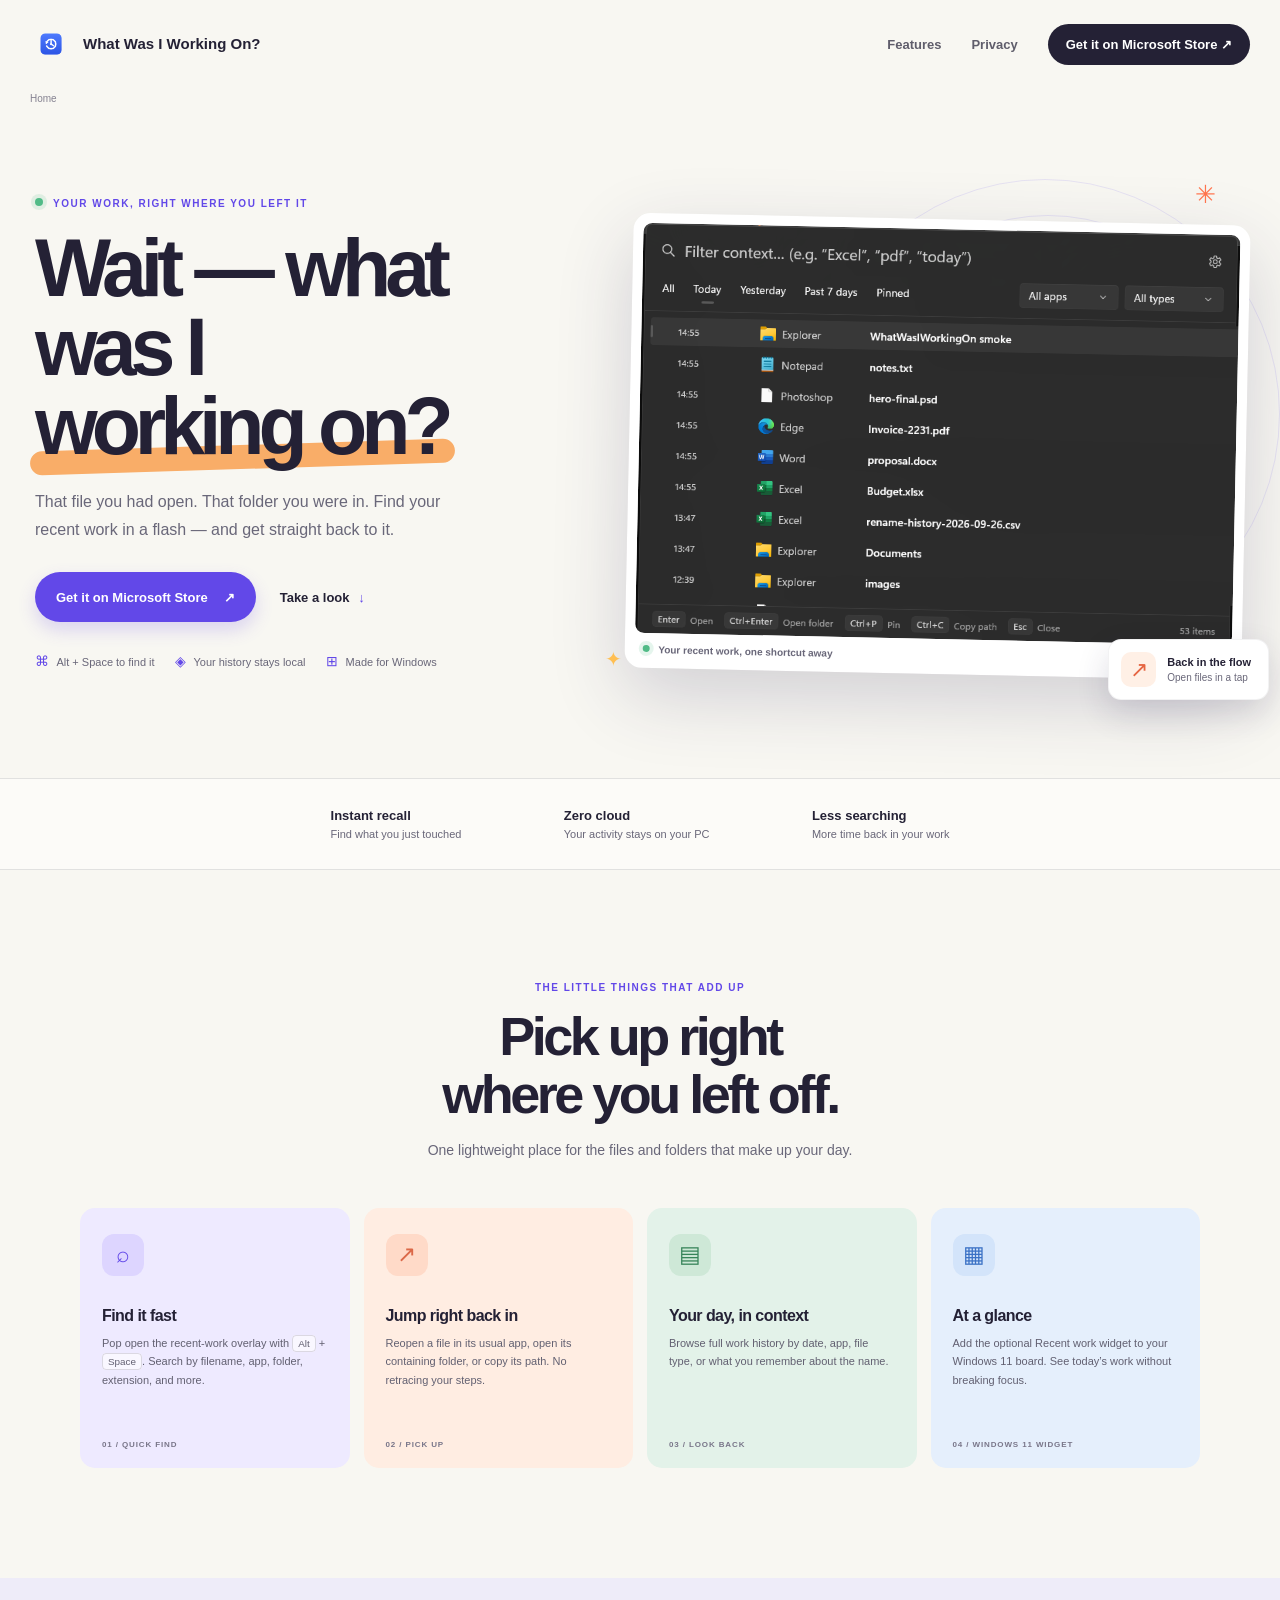
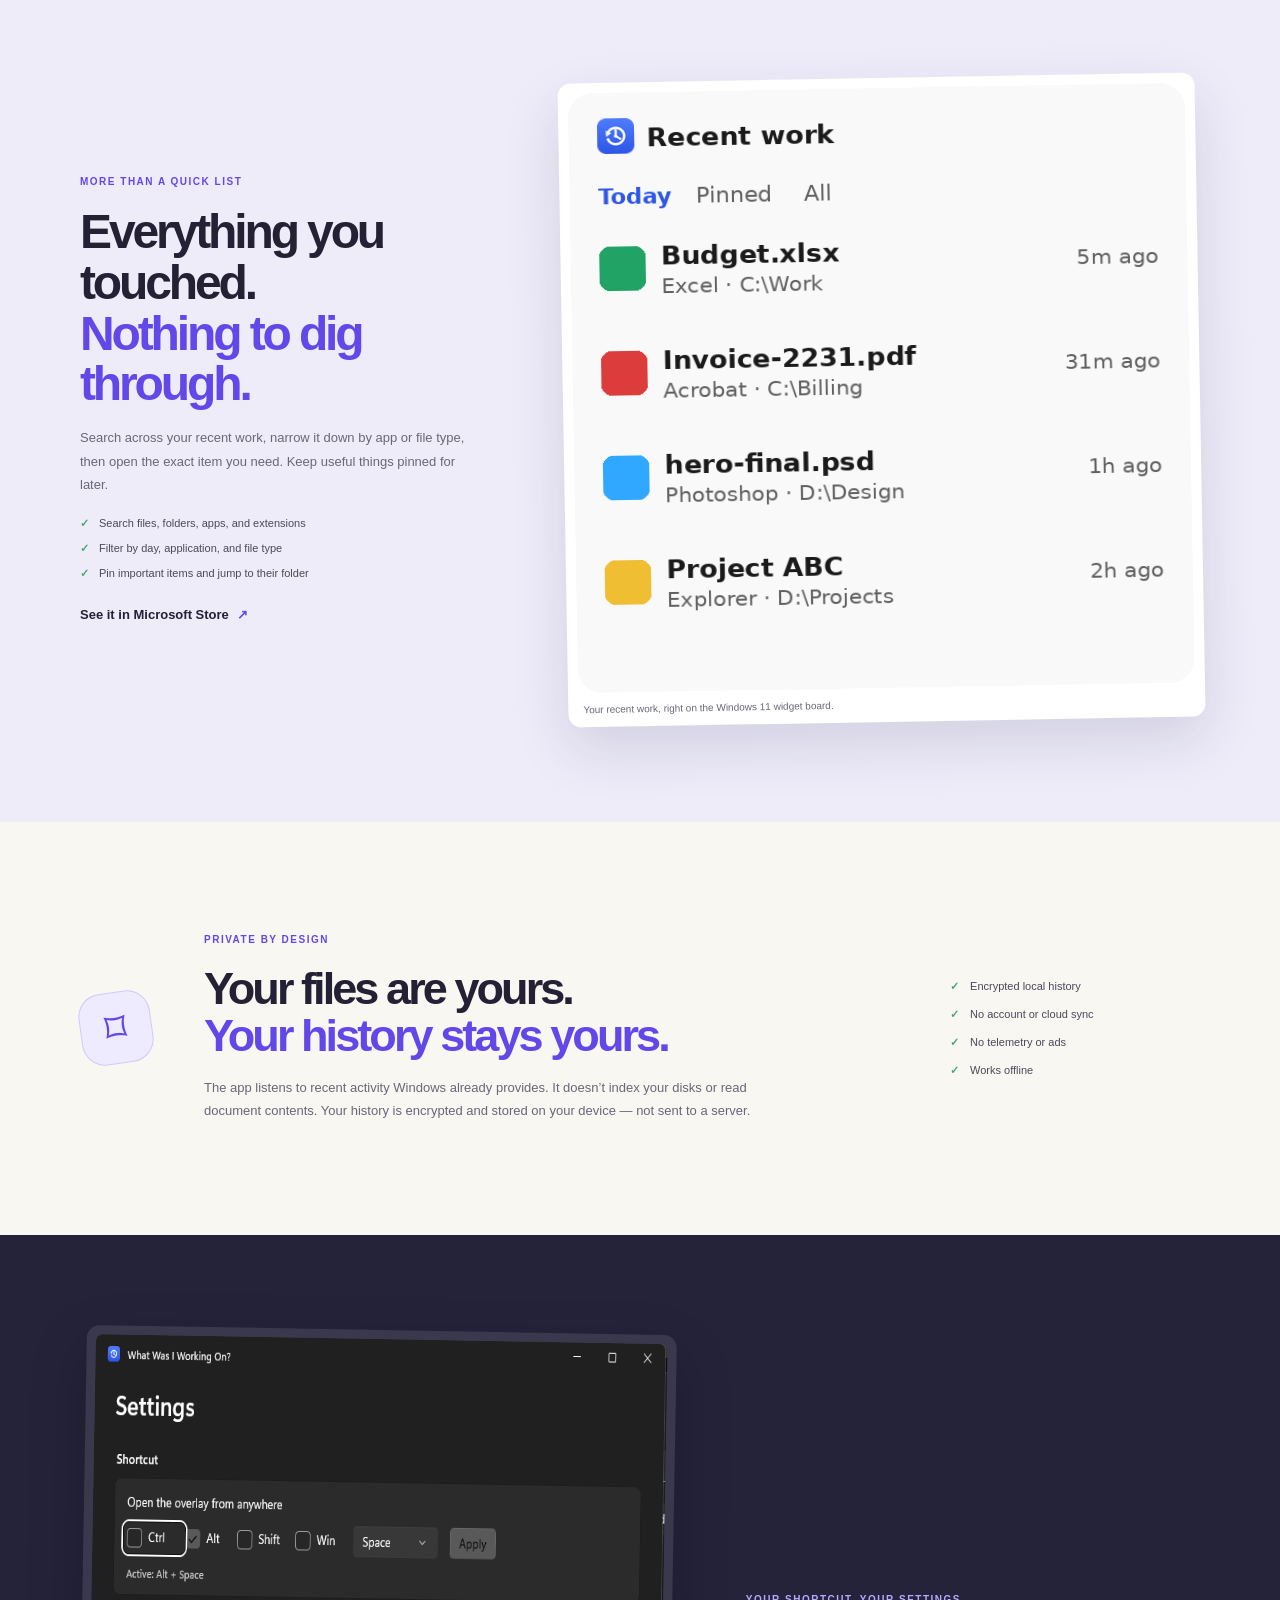
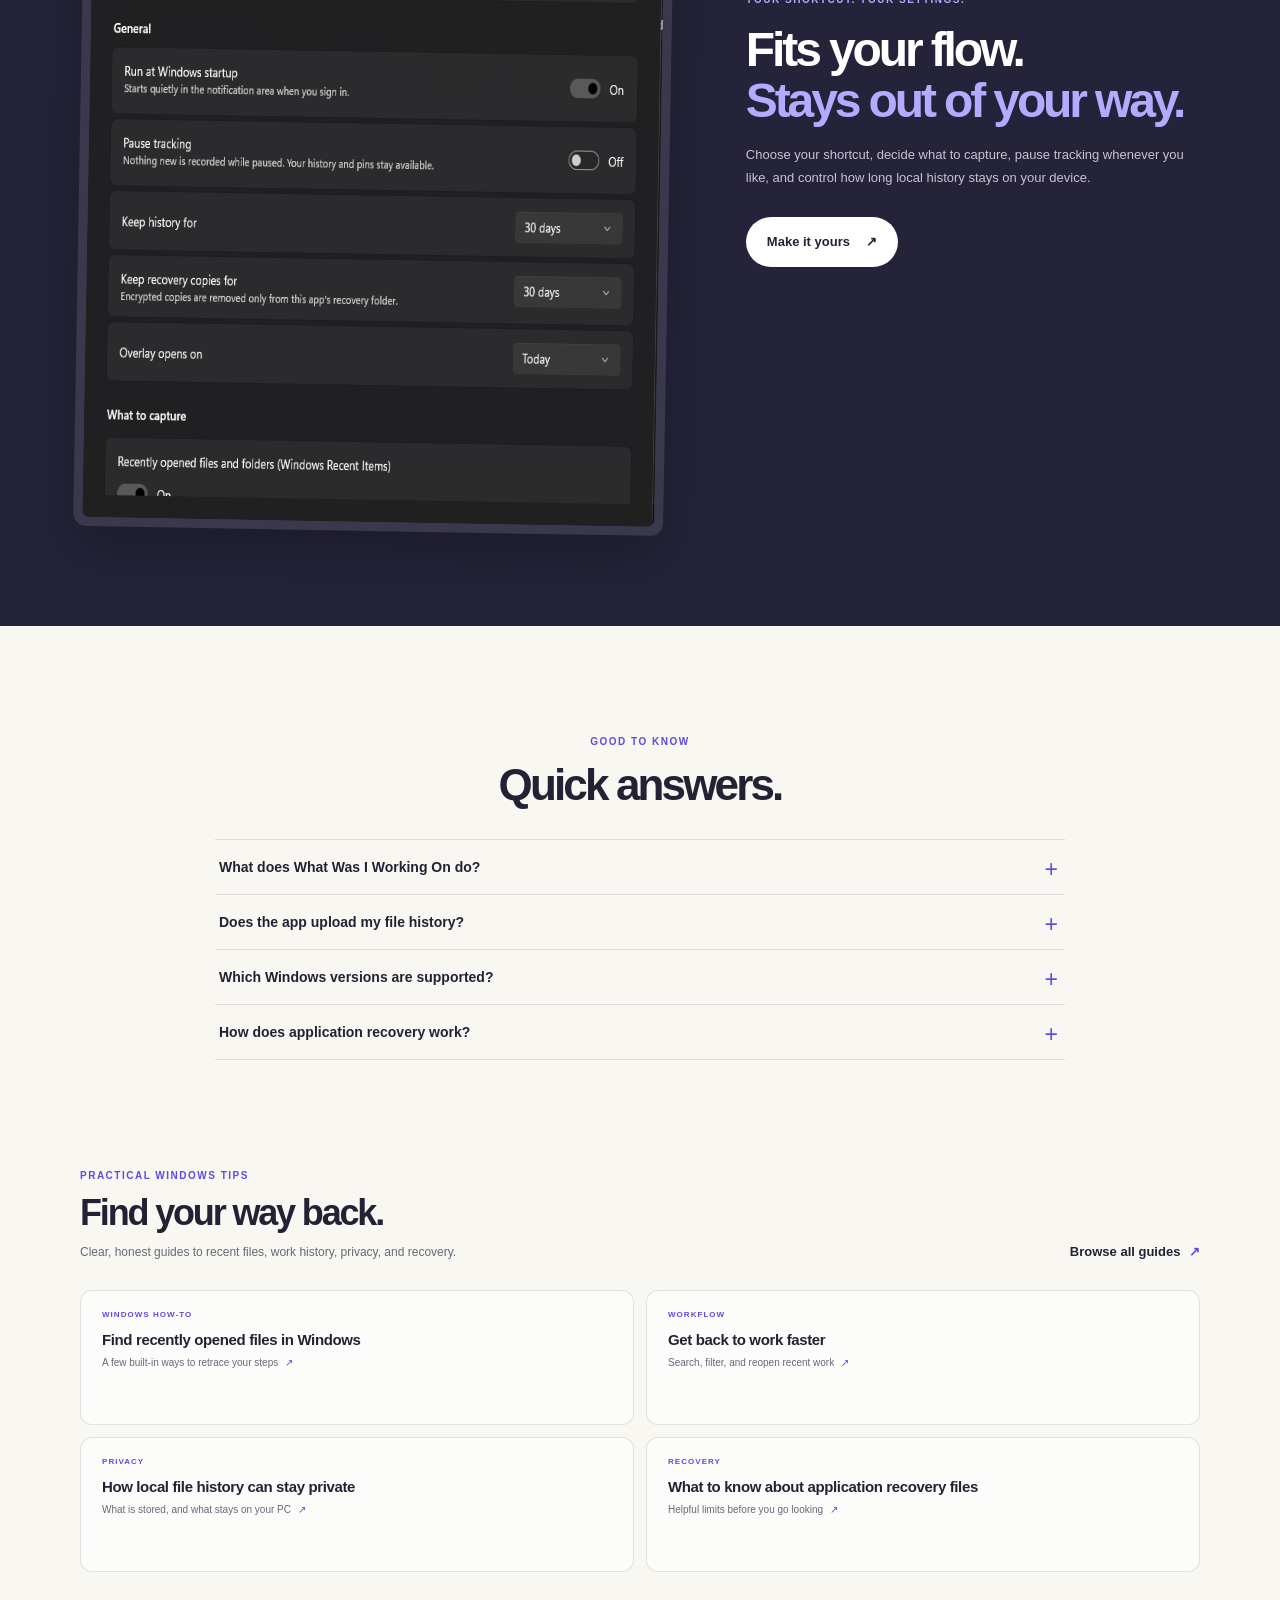
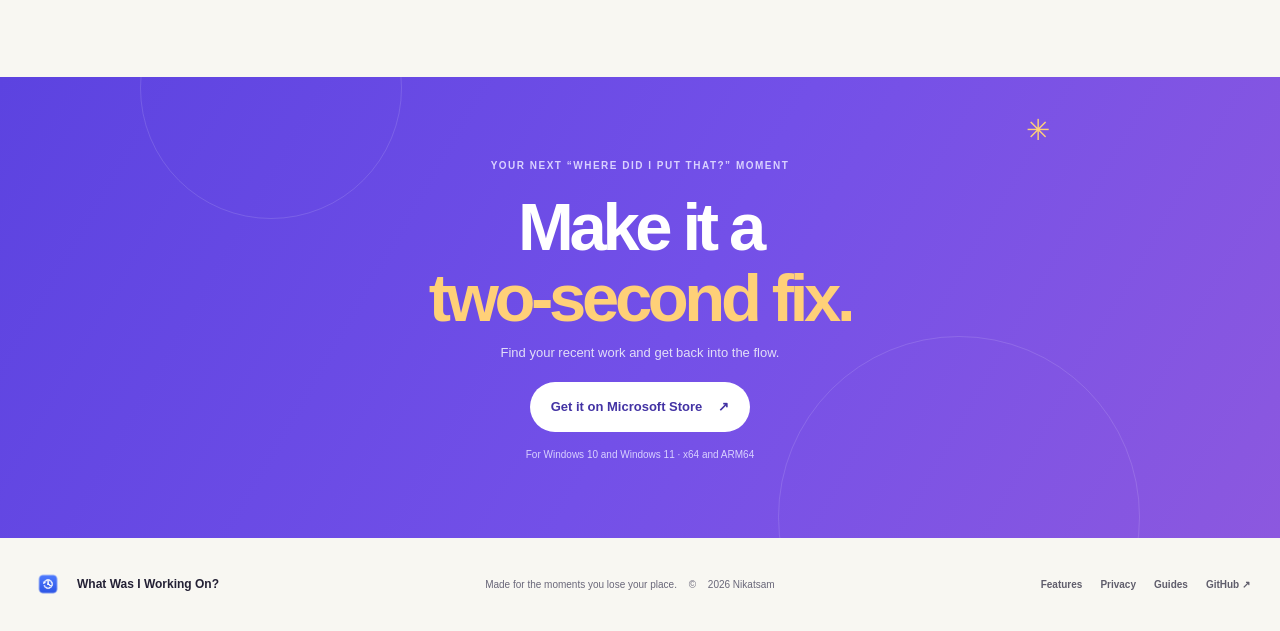
<file: index.html>
<!doctype html>
<html lang="en">
<head>
<!-- ga:start -->
<!-- Google tag (gtag.js) -->
<script async src="https://www.googletagmanager.com/gtag/js?id=G-S093L3PEBR"></script>
<script>
  window.dataLayer = window.dataLayer || [];
  function gtag(){dataLayer.push(arguments);}
  gtag('js', new Date());

  gtag('config', 'G-S093L3PEBR');
</script>
<!-- ga:end -->
  <meta charset="utf-8">
  <meta name="viewport" content="width=device-width, initial-scale=1">
  <meta name="theme-color" content="#f8f7f2">
  <meta name="description" content="Find the files and folders you were just working on. Search recent work, reopen it instantly, and keep your history private on your Windows PC.">
  <meta name="author" content="Nikatsam">
  <meta name="robots" content="index, follow, max-image-preview:large">
  <link rel="canonical" href="https://nikatsam.github.io/WhatWasIWorkingOn-Website/">
  <link rel="icon" type="image/png" href="assets/app-icon.png">
  <link rel="preload" as="image" href="assets/recent-work.png">
  <title>What Was I Working On? — Find your recent work instantly</title>
  <meta property="og:type" content="website">
  <meta property="og:site_name" content="What Was I Working On?">
  <meta property="og:locale" content="en_US">
  <meta property="og:title" content="What Was I Working On? — Find your recent work instantly">
  <meta property="og:description" content="A private, lightweight Windows app that helps you find the files and folders you were just working on.">
  <meta property="og:url" content="https://nikatsam.github.io/WhatWasIWorkingOn-Website/">
  <meta property="og:image" content="https://nikatsam.github.io/WhatWasIWorkingOn-Website/assets/recent-work.png">
  <meta property="og:image:alt" content="The What Was I Working On? recent-work overlay on Windows">
  <meta name="twitter:card" content="summary_large_image">
  <meta name="twitter:title" content="What Was I Working On?">
  <meta name="twitter:description" content="Find your recent work and jump back in. Private, local-first productivity for Windows.">
  <meta name="twitter:image" content="https://nikatsam.github.io/WhatWasIWorkingOn-Website/assets/recent-work.png">
  <link rel="stylesheet" href="styles.css">
  <script type="application/ld+json">
  {
    "@context": "https://schema.org",
    "@graph": [
      {
        "@type": "WebSite",
        "@id": "https://nikatsam.github.io/WhatWasIWorkingOn-Website/#website",
        "name": "What Was I Working On?",
        "url": "https://nikatsam.github.io/WhatWasIWorkingOn-Website/",
        "inLanguage": "en",
        "publisher": {
          "@id": "https://github.com/nikatsam#organization"
        }
      },
      {
        "@type": "Organization",
        "@id": "https://github.com/nikatsam#organization",
        "name": "Nikatsam",
        "url": "https://github.com/nikatsam"
      },
      {
        "@type": "SoftwareApplication",
        "@id": "https://nikatsam.github.io/WhatWasIWorkingOn-Website/#app",
        "name": "What Was I Working On?",
        "alternateName": "What Was I Working On",
        "url": "https://nikatsam.github.io/WhatWasIWorkingOn-Website/",
        "applicationCategory": "ProductivityApplication",
        "operatingSystem": "Windows 10 version 1809 or later, Windows 11",
        "description": "A local-first Windows productivity app for finding recently used files and folders, searching work history, and opening items again.",
        "image": "https://nikatsam.github.io/WhatWasIWorkingOn-Website/assets/recent-work.png",
        "screenshot": [
          "https://nikatsam.github.io/WhatWasIWorkingOn-Website/assets/recent-work.png",
          "https://nikatsam.github.io/WhatWasIWorkingOn-Website/assets/settings.png",
          "https://nikatsam.github.io/WhatWasIWorkingOn-Website/assets/recent-widget.png"
        ],
        "softwareVersion": "1.1.0.0",
        "downloadUrl": "https://apps.microsoft.com/detail/9P963MWV3JR5",
        "installUrl": "https://apps.microsoft.com/detail/9P963MWV3JR5",
        "author": {"@id": "https://github.com/nikatsam#organization"},
        "featureList": [
          "Open a recent-work overlay with Alt + Space",
          "Search and filter recent items by name, app, folder, or file type",
          "Browse a full local history window",
          "Optional save reminders for supported productivity apps",
          "On-demand application recovery candidate scanning",
          "Optional Windows 11 recent-work widget",
          "Encrypted local history storage",
          "No account, cloud sync, or telemetry"
        ]
      },
      {
        "@type": "BreadcrumbList",
        "itemListElement": [
          {
            "@type": "ListItem",
            "position": 1,
            "name": "Home",
            "item": "https://nikatsam.github.io/WhatWasIWorkingOn-Website/"
          },
          {
            "@type": "ListItem",
            "position": 2,
            "name": "What Was I Working On?"
          }
        ]
      },
      {
        "@type": "FAQPage",
        "mainEntity": [
          {
            "@type": "Question",
            "name": "What does What Was I Working On do?",
            "acceptedAnswer": {
              "@type": "Answer",
              "text": "It helps you find recently used files and folders, search your local work history, and reopen items. Press Alt + Space to open the quick overlay."
            }
          },
          {
            "@type": "Question",
            "name": "Does the app upload my file history?",
            "acceptedAnswer": {
              "@type": "Answer",
              "text": "No. History is stored locally in encrypted app storage. The app does not require an account, cloud service, or internet connection for its core features."
            }
          },
          {
            "@type": "Question",
            "name": "Which Windows versions are supported?",
            "acceptedAnswer": {
              "@type": "Answer",
              "text": "The app supports Windows 10 version 1809 or later and Windows 11 on x64 and ARM64 PCs. The optional Widgets integration requires Windows 11."
            }
          }
        ]
      }
    ]
  }
  </script>
</head>
<body>
  <a class="skip-link" href="#main">Skip to content</a>
  <header class="site-header">
    <a class="brand" href="./" aria-label="What Was I Working On? home">
      <img src="assets/app-icon.png" alt="" width="42" height="42">
      <span>What Was I<br class="brand-break"> Working On?</span>
    </a>
    <nav aria-label="Main navigation">
      <a href="#features">Features</a>
      <a href="#privacy">Privacy</a>
      <a class="nav-cta" href="https://apps.microsoft.com/detail/9P963MWV3JR5" target="_blank" rel="noopener noreferrer">Get it on Microsoft Store <span aria-hidden="true">↗</span></a>
    </nav>
  </header>

  <main id="main">
    <nav class="breadcrumbs" aria-label="Breadcrumb">
      <ol>
        <li aria-current="page">Home</li>
      </ol>
    </nav>
    <section class="hero">
      <div class="hero-copy">
        <p class="eyebrow"><span class="status-dot"></span> YOUR WORK, RIGHT WHERE YOU LEFT IT</p>
        <h1>Wait — what<br>was I <span class="highlight">working on?</span></h1>
        <p class="hero-lede">That file you had open. That folder you were in. Find your recent work in a flash — and get straight back to it.</p>
        <div class="hero-actions">
          <a class="button button-primary" href="https://apps.microsoft.com/detail/9P963MWV3JR5" target="_blank" rel="noopener noreferrer">Get it on Microsoft Store <span aria-hidden="true">↗</span></a>
          <a class="text-link" href="#features">Take a look <span aria-hidden="true">↓</span></a>
        </div>
        <ul class="hero-facts" aria-label="At a glance">
          <li><span>⌘</span> Alt + Space to find it</li>
          <li><span>◈</span> Your history stays local</li>
          <li><span>⊞</span> Made for Windows</li>
        </ul>
      </div>
      <div class="hero-visual">
        <div class="visual-orbit orbit-one"></div>
        <div class="visual-orbit orbit-two"></div>
        <figure class="product-shot">
          <img src="assets/recent-work.png" alt="Recent-work overlay showing files and folders from different apps, with search and filters" width="772" height="532">
          <figcaption><span class="live-dot"></span> Your recent work, one shortcut away</figcaption>
        </figure>
        <div class="float-chip"><span class="chip-icon">↗</span><span><strong>Back in the flow</strong><small>Open files in a tap</small></span></div>
        <span class="sparkle sparkle-a" aria-hidden="true">✳</span>
        <span class="sparkle sparkle-b" aria-hidden="true">✦</span>
      </div>
    </section>

    <section class="proof-strip" aria-label="Product highlights">
      <p><strong>Instant recall</strong><span>Find what you just touched</span></p>
      <p><strong>Zero cloud</strong><span>Your activity stays on your PC</span></p>
      <p><strong>Less searching</strong><span>More time back in your work</span></p>
    </section>

    <section class="section features-section" id="features">
      <div class="section-heading">
        <p class="eyebrow">THE LITTLE THINGS THAT ADD UP</p>
        <h2>Pick up right<br>where you left off.</h2>
        <p>One lightweight place for the files and folders that make up your day.</p>
      </div>
      <div class="feature-grid">
        <article class="feature-card card-lilac">
          <span class="feature-icon icon-purple" aria-hidden="true">⌕</span>
          <h3>Find it fast</h3>
          <p>Pop open the recent-work overlay with <kbd>Alt</kbd> + <kbd>Space</kbd>. Search by filename, app, folder, extension, and more.</p>
          <span class="card-index">01 / QUICK FIND</span>
        </article>
        <article class="feature-card card-peach">
          <span class="feature-icon icon-orange" aria-hidden="true">↗</span>
          <h3>Jump right back in</h3>
          <p>Reopen a file in its usual app, open its containing folder, or copy its path. No retracing your steps.</p>
          <span class="card-index">02 / PICK UP</span>
        </article>
        <article class="feature-card card-mint">
          <span class="feature-icon icon-green" aria-hidden="true">▤</span>
          <h3>Your day, in context</h3>
          <p>Browse full work history by date, app, file type, or what you remember about the name.</p>
          <span class="card-index">03 / LOOK BACK</span>
        </article>
        <article class="feature-card card-blue">
          <span class="feature-icon icon-blue" aria-hidden="true">▦</span>
          <h3>At a glance</h3>
          <p>Add the optional Recent work widget to your Windows 11 board. See today’s work without breaking focus.</p>
          <span class="card-index">04 / WINDOWS 11 WIDGET</span>
        </article>
      </div>
    </section>

    <section class="showcase-section">
      <div class="showcase-copy">
        <p class="eyebrow">MORE THAN A QUICK LIST</p>
        <h2>Everything you touched.<br><span>Nothing to dig through.</span></h2>
        <p>Search across your recent work, narrow it down by app or file type, then open the exact item you need. Keep useful things pinned for later.</p>
        <ul class="check-list">
          <li>Search files, folders, apps, and extensions</li>
          <li>Filter by day, application, and file type</li>
          <li>Pin important items and jump to their folder</li>
        </ul>
        <a class="text-link dark-link" href="https://apps.microsoft.com/detail/9P963MWV3JR5" target="_blank" rel="noopener noreferrer">See it in Microsoft Store <span aria-hidden="true">↗</span></a>
      </div>
      <figure class="showcase-shot widget-shot">
        <img src="assets/recent-widget.png" alt="The Recent work Windows 11 widget with Today, Pinned, and All views" width="600" height="600" loading="lazy">
        <figcaption>Your recent work, right on the Windows 11 widget board.</figcaption>
      </figure>
    </section>

    <section class="privacy-section" id="privacy">
      <div class="privacy-mark" aria-hidden="true">⌑</div>
      <div>
        <p class="eyebrow">PRIVATE BY DESIGN</p>
        <h2>Your files are yours.<br><span>Your history stays yours.</span></h2>
        <p>The app listens to recent activity Windows already provides. It doesn’t index your disks or read document contents. Your history is encrypted and stored on your device — not sent to a server.</p>
      </div>
      <ul class="privacy-points">
        <li><span>✓</span> Encrypted local history</li>
        <li><span>✓</span> No account or cloud sync</li>
        <li><span>✓</span> No telemetry or ads</li>
        <li><span>✓</span> Works offline</li>
      </ul>
    </section>

    <section class="history-section">
      <figure class="history-shot">
        <img src="assets/settings.png" alt="App settings for the global shortcut, Windows startup, tracking, and local history" width="747" height="783" loading="lazy">
      </figure>
      <div class="history-copy">
        <p class="eyebrow">YOUR SHORTCUT. YOUR SETTINGS.</p>
        <h2>Fits your flow.<br><span>Stays out of your way.</span></h2>
        <p>Choose your shortcut, decide what to capture, pause tracking whenever you like, and control how long local history stays on your device.</p>
        <a class="button button-dark" href="https://apps.microsoft.com/detail/9P963MWV3JR5" target="_blank" rel="noopener noreferrer">Make it yours <span aria-hidden="true">↗</span></a>
      </div>
    </section>

    <section class="faq-section" id="faq">
      <div class="section-heading">
        <p class="eyebrow">GOOD TO KNOW</p>
        <h2>Quick answers.</h2>
      </div>
      <div class="faq-list">
        <details>
          <summary>What does What Was I Working On do?</summary>
          <p>It helps you find recently used files and folders, search your local work history, and reopen items. Press <kbd>Alt</kbd> + <kbd>Space</kbd> to open the quick overlay.</p>
        </details>
        <details>
          <summary>Does the app upload my file history?</summary>
          <p>No. History is stored locally in encrypted app storage. The app does not require an account, cloud service, or internet connection for its core features.</p>
        </details>
        <details>
          <summary>Which Windows versions are supported?</summary>
          <p>Windows 10 version 1809 or later and Windows 11 on x64 and ARM64 PCs. The optional Widgets integration requires Windows 11.</p>
        </details>
        <details>
          <summary>How does application recovery work?</summary>
          <p>Recovery candidate scanning is optional and starts only when you request a scan. It checks known application recovery locations; it can’t guarantee that every unsaved document can be recovered.</p>
        </details>
      </div>
    </section>

    <section class="guides-section" aria-labelledby="guides-title">
      <div class="guides-heading">
        <div>
          <p class="eyebrow">PRACTICAL WINDOWS TIPS</p>
          <h2 id="guides-title">Find your way back.</h2>
          <p>Clear, honest guides to recent files, work history, privacy, and recovery.</p>
        </div>
        <a class="text-link" href="guides/">Browse all guides <span aria-hidden="true">↗</span></a>
      </div>
      <div class="guide-cards">
        <a class="guide-card" href="guides/find-recent-files-windows/">
          <span class="guide-card-label">WINDOWS HOW-TO</span>
          <strong>Find recently opened files in Windows</strong>
          <span class="guide-card-meta">A few built-in ways to retrace your steps <span aria-hidden="true">↗</span></span>
        </a>
        <a class="guide-card" href="guides/get-back-to-work-faster/">
          <span class="guide-card-label">WORKFLOW</span>
          <strong>Get back to work faster</strong>
          <span class="guide-card-meta">Search, filter, and reopen recent work <span aria-hidden="true">↗</span></span>
        </a>
        <a class="guide-card" href="guides/windows-file-history-privacy/">
          <span class="guide-card-label">PRIVACY</span>
          <strong>How local file history can stay private</strong>
          <span class="guide-card-meta">What is stored, and what stays on your PC <span aria-hidden="true">↗</span></span>
        </a>
        <a class="guide-card" href="guides/what-to-know-about-file-recovery/">
          <span class="guide-card-label">RECOVERY</span>
          <strong>What to know about application recovery files</strong>
          <span class="guide-card-meta">Helpful limits before you go looking <span aria-hidden="true">↗</span></span>
        </a>
      </div>
    </section>

    <section class="final-cta">
      <span class="cta-sparkle" aria-hidden="true">✳</span>
      <p class="eyebrow">YOUR NEXT “WHERE DID I PUT THAT?” MOMENT</p>
      <h2>Make it a<br><span>two-second fix.</span></h2>
      <p>Find your recent work and get back into the flow.</p>
      <a class="button button-light" href="https://apps.microsoft.com/detail/9P963MWV3JR5" target="_blank" rel="noopener noreferrer">Get it on Microsoft Store <span aria-hidden="true">↗</span></a>
      <small>For Windows 10 and Windows 11 · x64 and ARM64</small>
    </section>
  </main>

  <footer class="site-footer">
    <a class="brand footer-brand" href="./">
      <img src="assets/app-icon.png" alt="" width="36" height="36">
      <span>What Was I Working On?</span>
    </a>
    <p>Made for the moments you lose your place. <span>© <span id="year">2026</span> Nikatsam</span></p>
    <nav aria-label="Footer navigation">
      <a href="#features">Features</a>
      <a href="#privacy">Privacy</a>
      <a href="guides/">Guides</a>
      <a href="https://github.com/nikatsam/WhatWasIWorkingOn-Website" target="_blank" rel="noopener noreferrer">GitHub <span aria-hidden="true">↗</span></a>
    </nav>
  </footer>
</body>
</html>
</file>
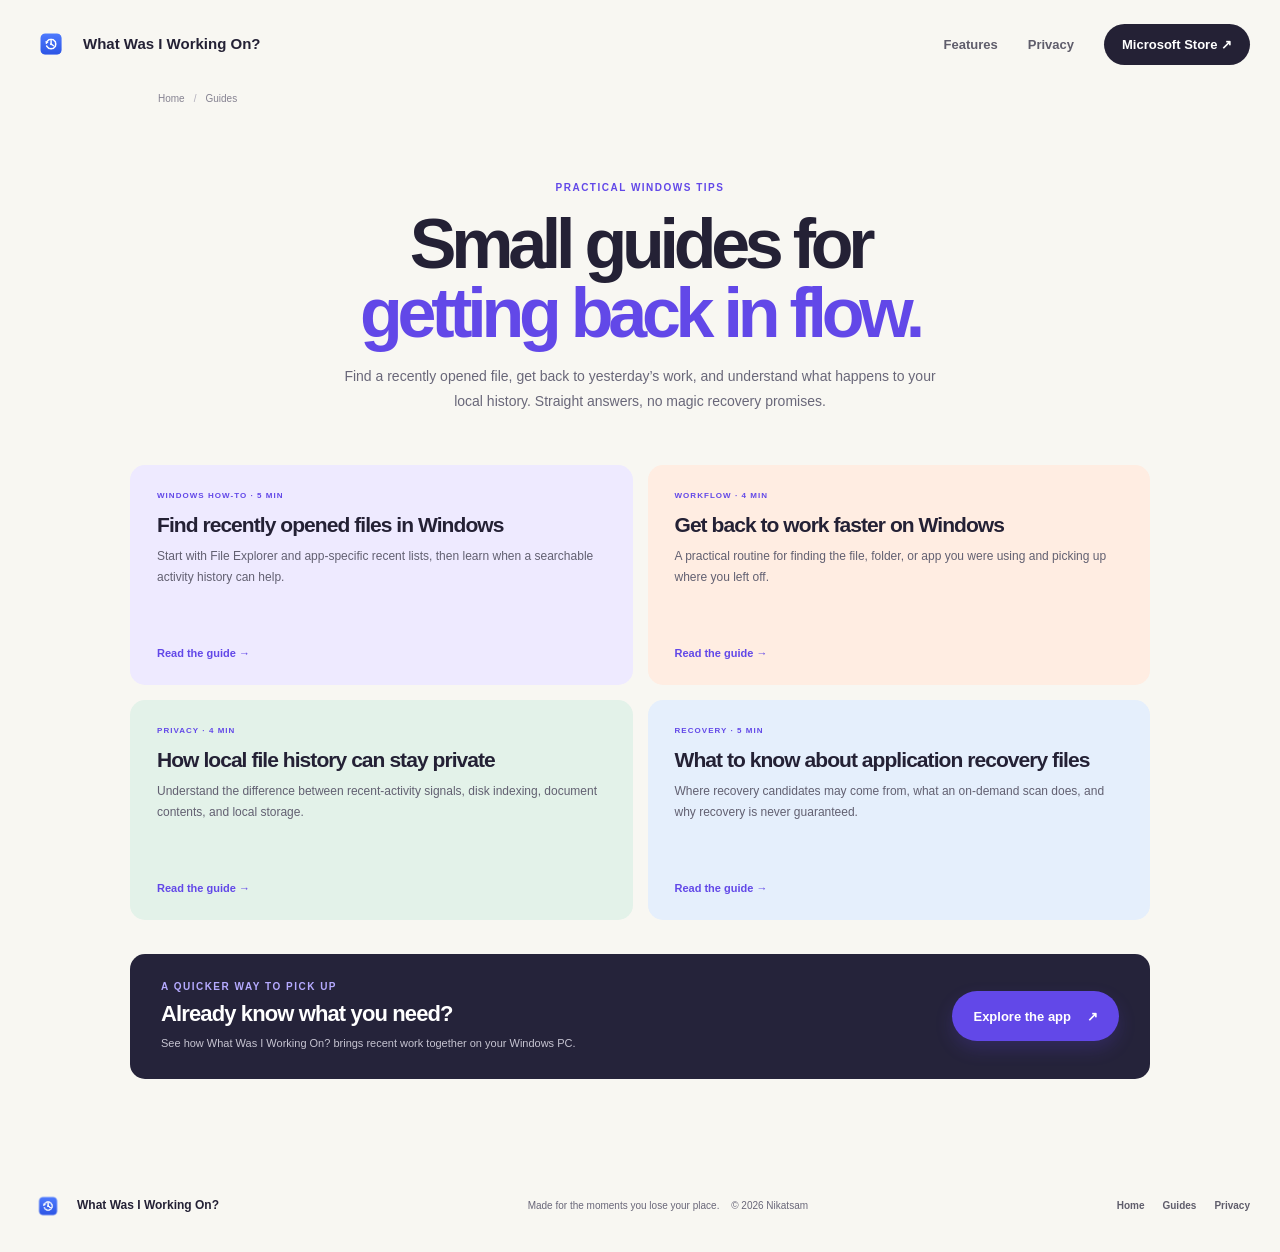
<file: guides/index.html>
<!doctype html>
<html lang="en">
<head>
<!-- ga:start -->
<!-- Google tag (gtag.js) -->
<script async src="https://www.googletagmanager.com/gtag/js?id=G-S093L3PEBR"></script>
<script>
  window.dataLayer = window.dataLayer || [];
  function gtag(){dataLayer.push(arguments);}
  gtag('js', new Date());

  gtag('config', 'G-S093L3PEBR');
</script>
<!-- ga:end -->
  <meta charset="utf-8">
  <meta name="viewport" content="width=device-width, initial-scale=1">
  <meta name="theme-color" content="#f8f7f2">
  <meta name="description" content="Practical Windows guides to finding recently opened files, getting back to work, keeping local history private, and understanding application recovery files.">
  <meta name="author" content="Nikatsam">
  <meta name="robots" content="index, follow, max-image-preview:large">
  <link rel="canonical" href="https://nikatsam.github.io/WhatWasIWorkingOn-Website/guides/">
  <link rel="icon" type="image/png" href="../assets/app-icon.png">
  <meta property="og:type" content="website">
  <meta property="og:site_name" content="What Was I Working On?">
  <meta property="og:locale" content="en_US">
  <meta property="og:title" content="Windows work and file guides">
  <meta property="og:description" content="Straightforward guides to recent files, work history, privacy, and app recovery on Windows.">
  <meta property="og:url" content="https://nikatsam.github.io/WhatWasIWorkingOn-Website/guides/">
  <meta property="og:image" content="https://nikatsam.github.io/WhatWasIWorkingOn-Website/assets/recent-work.png">
  <meta property="og:image:alt" content="The What Was I Working On? recent-work overlay">
  <meta name="twitter:card" content="summary">
  <meta name="twitter:title" content="Windows work and file guides">
  <meta name="twitter:description" content="Straightforward guides to recent files, work history, privacy, and app recovery on Windows.">
  <meta name="twitter:image" content="https://nikatsam.github.io/WhatWasIWorkingOn-Website/assets/recent-work.png">
  <link rel="stylesheet" href="../styles.css">
  <title>Windows work and file guides | What Was I Working On?</title>
  <script type="application/ld+json">
  {
    "@context": "https://schema.org",
    "@graph": [
      {
        "@type": "CollectionPage",
        "@id": "https://nikatsam.github.io/WhatWasIWorkingOn-Website/guides/#page",
        "name": "Windows work and file guides",
        "description": "Practical Windows guides to recent files, work history, privacy, and application recovery.",
        "url": "https://nikatsam.github.io/WhatWasIWorkingOn-Website/guides/",
        "isPartOf": {
          "@type": "WebSite",
          "name": "What Was I Working On?",
          "url": "https://nikatsam.github.io/WhatWasIWorkingOn-Website/"
        },
        "mainEntity": {
          "@type": "ItemList",
          "itemListElement": [
            {"@type":"ListItem","position":1,"url":"https://nikatsam.github.io/WhatWasIWorkingOn-Website/guides/find-recent-files-windows/"},
            {"@type":"ListItem","position":2,"url":"https://nikatsam.github.io/WhatWasIWorkingOn-Website/guides/get-back-to-work-faster/"},
            {"@type":"ListItem","position":3,"url":"https://nikatsam.github.io/WhatWasIWorkingOn-Website/guides/windows-file-history-privacy/"},
            {"@type":"ListItem","position":4,"url":"https://nikatsam.github.io/WhatWasIWorkingOn-Website/guides/what-to-know-about-file-recovery/"}
          ]
        }
      },
      {
        "@type": "BreadcrumbList",
        "itemListElement": [
          {"@type":"ListItem","position":1,"name":"Home","item":"https://nikatsam.github.io/WhatWasIWorkingOn-Website/"},
          {"@type":"ListItem","position":2,"name":"Guides"}
        ]
      }
    ]
  }
  </script>
</head>
<body>
  <a class="skip-link" href="#main">Skip to content</a>
  <header class="site-header">
    <a class="brand" href="../" aria-label="What Was I Working On? home">
      <img src="../assets/app-icon.png" alt="" width="42" height="42">
      <span>What Was I<br class="brand-break"> Working On?</span>
    </a>
    <nav aria-label="Main navigation">
      <a href="../#features">Features</a>
      <a href="../#privacy">Privacy</a>
      <a class="nav-cta" href="https://apps.microsoft.com/detail/9P963MWV3JR5" target="_blank" rel="noopener noreferrer">Microsoft Store <span aria-hidden="true">↗</span></a>
    </nav>
  </header>
  <main id="main" class="guide-index">
    <nav class="breadcrumbs" aria-label="Breadcrumb">
      <ol><li><a href="../">Home</a></li><li aria-current="page">Guides</li></ol>
    </nav>
    <header class="guide-index-heading">
      <p class="eyebrow">PRACTICAL WINDOWS TIPS</p>
      <h1>Small guides for<br><span>getting back in flow.</span></h1>
      <p>Find a recently opened file, get back to yesterday’s work, and understand what happens to your local history. Straight answers, no magic recovery promises.</p>
    </header>
    <div class="guide-index-grid">
      <article class="guide-index-card">
        <span class="guide-card-label">WINDOWS HOW-TO · 5 MIN</span>
        <h2><a href="find-recent-files-windows/">Find recently opened files in Windows</a></h2>
        <p>Start with File Explorer and app-specific recent lists, then learn when a searchable activity history can help.</p>
        <a class="guide-read-link" href="find-recent-files-windows/">Read the guide <span aria-hidden="true">→</span></a>
      </article>
      <article class="guide-index-card">
        <span class="guide-card-label">WORKFLOW · 4 MIN</span>
        <h2><a href="get-back-to-work-faster/">Get back to work faster on Windows</a></h2>
        <p>A practical routine for finding the file, folder, or app you were using and picking up where you left off.</p>
        <a class="guide-read-link" href="get-back-to-work-faster/">Read the guide <span aria-hidden="true">→</span></a>
      </article>
      <article class="guide-index-card">
        <span class="guide-card-label">PRIVACY · 4 MIN</span>
        <h2><a href="windows-file-history-privacy/">How local file history can stay private</a></h2>
        <p>Understand the difference between recent-activity signals, disk indexing, document contents, and local storage.</p>
        <a class="guide-read-link" href="windows-file-history-privacy/">Read the guide <span aria-hidden="true">→</span></a>
      </article>
      <article class="guide-index-card">
        <span class="guide-card-label">RECOVERY · 5 MIN</span>
        <h2><a href="what-to-know-about-file-recovery/">What to know about application recovery files</a></h2>
        <p>Where recovery candidates may come from, what an on-demand scan does, and why recovery is never guaranteed.</p>
        <a class="guide-read-link" href="what-to-know-about-file-recovery/">Read the guide <span aria-hidden="true">→</span></a>
      </article>
    </div>
    <aside class="guide-index-cta">
      <div><p class="eyebrow">A QUICKER WAY TO PICK UP</p><h2>Already know what you need?</h2><p>See how What Was I Working On? brings recent work together on your Windows PC.</p></div>
      <a class="button button-primary" href="../">Explore the app <span aria-hidden="true">↗</span></a>
    </aside>
  </main>
  <footer class="site-footer">
    <a class="brand footer-brand" href="../"><img src="../assets/app-icon.png" alt="" width="36" height="36"><span>What Was I Working On?</span></a>
    <p>Made for the moments you lose your place. <span>© 2026 Nikatsam</span></p>
    <nav aria-label="Footer navigation"><a href="../">Home</a><a href="./">Guides</a><a href="../#privacy">Privacy</a></nav>
  </footer>
</body>
</html>
</file>
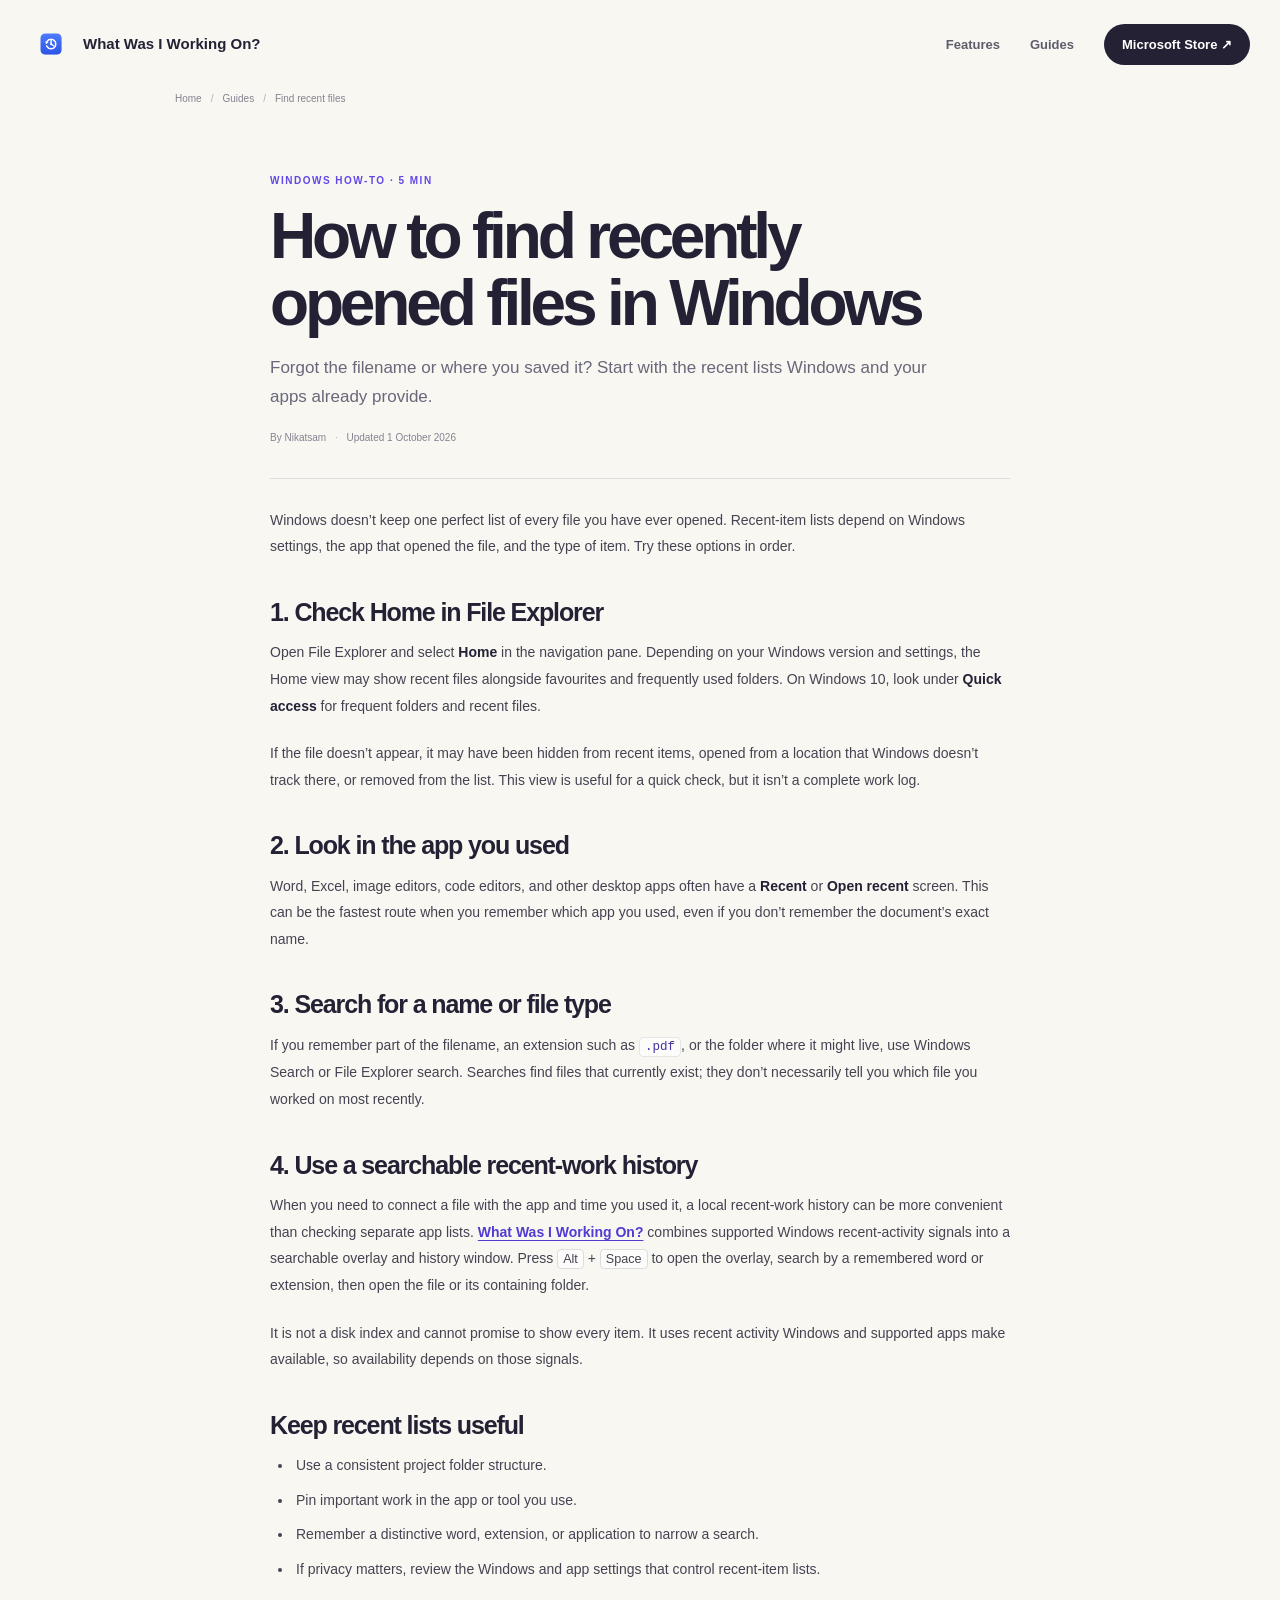
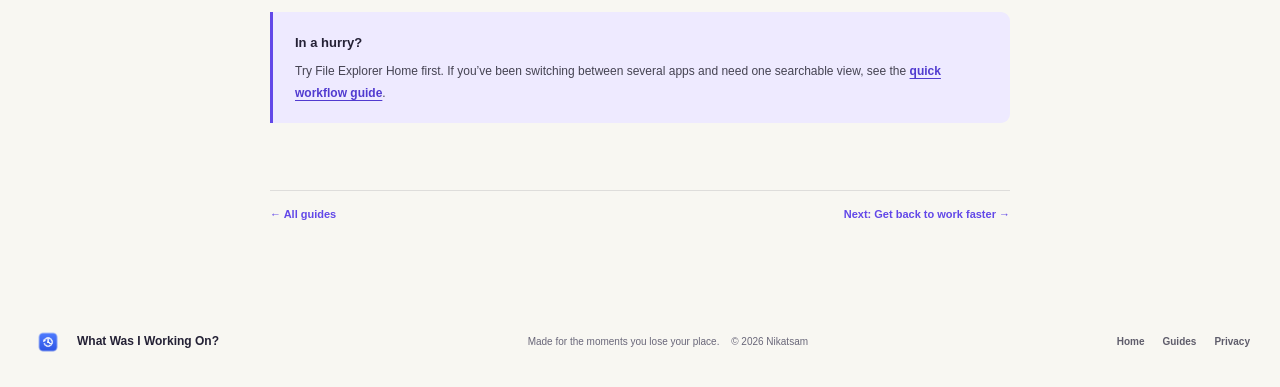
<file: guides/find-recent-files-windows/index.html>
<!doctype html>
<html lang="en">
<head>
<!-- ga:start -->
<!-- Google tag (gtag.js) -->
<script async src="https://www.googletagmanager.com/gtag/js?id=G-S093L3PEBR"></script>
<script>
  window.dataLayer = window.dataLayer || [];
  function gtag(){dataLayer.push(arguments);}
  gtag('js', new Date());

  gtag('config', 'G-S093L3PEBR');
</script>
<!-- ga:end -->
  <meta charset="utf-8">
  <meta name="viewport" content="width=device-width, initial-scale=1">
  <meta name="theme-color" content="#f8f7f2">
  <meta name="description" content="Learn how to find recently opened files in Windows with File Explorer, app-specific recent lists, and an optional searchable local work history.">
  <meta name="author" content="Nikatsam">
  <meta name="robots" content="index, follow, max-image-preview:large">
  <link rel="canonical" href="https://nikatsam.github.io/WhatWasIWorkingOn-Website/guides/find-recent-files-windows/">
  <link rel="icon" type="image/png" href="../../assets/app-icon.png">
  <meta property="og:type" content="article">
  <meta property="og:site_name" content="What Was I Working On?">
  <meta property="og:locale" content="en_US">
  <meta property="og:title" content="How to find recently opened files in Windows">
  <meta property="og:description" content="Use File Explorer, recent lists in your apps, or a searchable local work history to find a file you opened recently.">
  <meta property="og:url" content="https://nikatsam.github.io/WhatWasIWorkingOn-Website/guides/find-recent-files-windows/">
  <meta property="og:image" content="https://nikatsam.github.io/WhatWasIWorkingOn-Website/assets/recent-work.png">
  <meta property="og:image:alt" content="What Was I Working On? showing recent files and folders on Windows">
  <meta property="article:published_time" content="2026-10-01">
  <meta property="article:modified_time" content="2026-10-01">
  <meta name="twitter:card" content="summary">
  <meta name="twitter:title" content="How to find recently opened files in Windows">
  <meta name="twitter:description" content="Use File Explorer, recent lists in your apps, or a searchable local work history to find a file you opened recently.">
  <meta name="twitter:image" content="https://nikatsam.github.io/WhatWasIWorkingOn-Website/assets/recent-work.png">
  <link rel="stylesheet" href="../../styles.css">
  <title>Find Recent Files in Windows | What Was I Working On?</title>
  <script type="application/ld+json">
  {
    "@context":"https://schema.org",
    "@graph":[
      {"@type":"Article","headline":"How to find recently opened files in Windows","description":"Use File Explorer, app-specific recent lists, or a searchable local activity history to find a file you recently opened.","image":"https://nikatsam.github.io/WhatWasIWorkingOn-Website/assets/recent-work.png","datePublished":"2026-10-01","dateModified":"2026-10-01","inLanguage":"en","articleSection":"Windows how-to","keywords":["find recently opened files in Windows","Windows recent files","search recent files"],"author":{"@type":"Organization","name":"Nikatsam","url":"https://github.com/nikatsam"},"publisher":{"@type":"Organization","name":"Nikatsam","url":"https://github.com/nikatsam"},"mainEntityOfPage":{"@type":"WebPage","@id":"https://nikatsam.github.io/WhatWasIWorkingOn-Website/guides/find-recent-files-windows/"}},
      {"@type":"BreadcrumbList","itemListElement":[{"@type":"ListItem","position":1,"name":"Home","item":"https://nikatsam.github.io/WhatWasIWorkingOn-Website/"},{"@type":"ListItem","position":2,"name":"Guides","item":"https://nikatsam.github.io/WhatWasIWorkingOn-Website/guides/"},{"@type":"ListItem","position":3,"name":"Find recently opened files"}]}
    ]
  }
  </script>
</head>
<body>
  <a class="skip-link" href="#main">Skip to content</a>
  <header class="site-header">
    <a class="brand" href="../../" aria-label="What Was I Working On? home"><img src="../../assets/app-icon.png" alt="" width="42" height="42"><span>What Was I<br class="brand-break"> Working On?</span></a>
    <nav aria-label="Main navigation"><a href="../../#features">Features</a><a href="../">Guides</a><a class="nav-cta" href="https://apps.microsoft.com/detail/9P963MWV3JR5" target="_blank" rel="noopener noreferrer">Microsoft Store <span aria-hidden="true">↗</span></a></nav>
  </header>
  <main id="main" class="article-layout">
    <nav class="breadcrumbs" aria-label="Breadcrumb"><ol><li><a href="../../">Home</a></li><li><a href="../">Guides</a></li><li aria-current="page">Find recent files</li></ol></nav>
    <article class="guide-article">
      <header class="article-header">
        <p class="eyebrow">WINDOWS HOW-TO · 5 MIN</p>
        <h1>How to find recently opened files in Windows</h1>
        <p class="article-deck">Forgot the filename or where you saved it? Start with the recent lists Windows and your apps already provide.</p>
        <p class="article-byline">By Nikatsam <span>·</span> Updated 1 October 2026</p>
      </header>
      <div class="article-body">
        <p>Windows doesn’t keep one perfect list of every file you have ever opened. Recent-item lists depend on Windows settings, the app that opened the file, and the type of item. Try these options in order.</p>
        <h2>1. Check Home in File Explorer</h2>
        <p>Open File Explorer and select <strong>Home</strong> in the navigation pane. Depending on your Windows version and settings, the Home view may show recent files alongside favourites and frequently used folders. On Windows 10, look under <strong>Quick access</strong> for frequent folders and recent files.</p>
        <p>If the file doesn’t appear, it may have been hidden from recent items, opened from a location that Windows doesn’t track there, or removed from the list. This view is useful for a quick check, but it isn’t a complete work log.</p>
        <h2>2. Look in the app you used</h2>
        <p>Word, Excel, image editors, code editors, and other desktop apps often have a <strong>Recent</strong> or <strong>Open recent</strong> screen. This can be the fastest route when you remember which app you used, even if you don’t remember the document’s exact name.</p>
        <h2>3. Search for a name or file type</h2>
        <p>If you remember part of the filename, an extension such as <code>.pdf</code>, or the folder where it might live, use Windows Search or File Explorer search. Searches find files that currently exist; they don’t necessarily tell you which file you worked on most recently.</p>
        <h2>4. Use a searchable recent-work history</h2>
        <p>When you need to connect a file with the app and time you used it, a local recent-work history can be more convenient than checking separate app lists. <a href="../../">What Was I Working On?</a> combines supported Windows recent-activity signals into a searchable overlay and history window. Press <kbd>Alt</kbd> + <kbd>Space</kbd> to open the overlay, search by a remembered word or extension, then open the file or its containing folder.</p>
        <p>It is not a disk index and cannot promise to show every item. It uses recent activity Windows and supported apps make available, so availability depends on those signals.</p>
        <h2>Keep recent lists useful</h2>
        <ul><li>Use a consistent project folder structure.</li><li>Pin important work in the app or tool you use.</li><li>Remember a distinctive word, extension, or application to narrow a search.</li><li>If privacy matters, review the Windows and app settings that control recent-item lists.</li></ul>
        <aside class="article-callout"><strong>In a hurry?</strong><p>Try File Explorer Home first. If you’ve been switching between several apps and need one searchable view, see the <a href="../get-back-to-work-faster/">quick workflow guide</a>.</p></aside>
      </div>
    </article>
    <nav class="article-next" aria-label="More guides"><a href="../">← All guides</a><a href="../get-back-to-work-faster/">Next: Get back to work faster →</a></nav>
  </main>
  <footer class="site-footer"><a class="brand footer-brand" href="../../"><img src="../../assets/app-icon.png" alt="" width="36" height="36"><span>What Was I Working On?</span></a><p>Made for the moments you lose your place. <span>© 2026 Nikatsam</span></p><nav aria-label="Footer navigation"><a href="../../">Home</a><a href="../">Guides</a><a href="../../#privacy">Privacy</a></nav></footer>
</body>
</html>
</file>
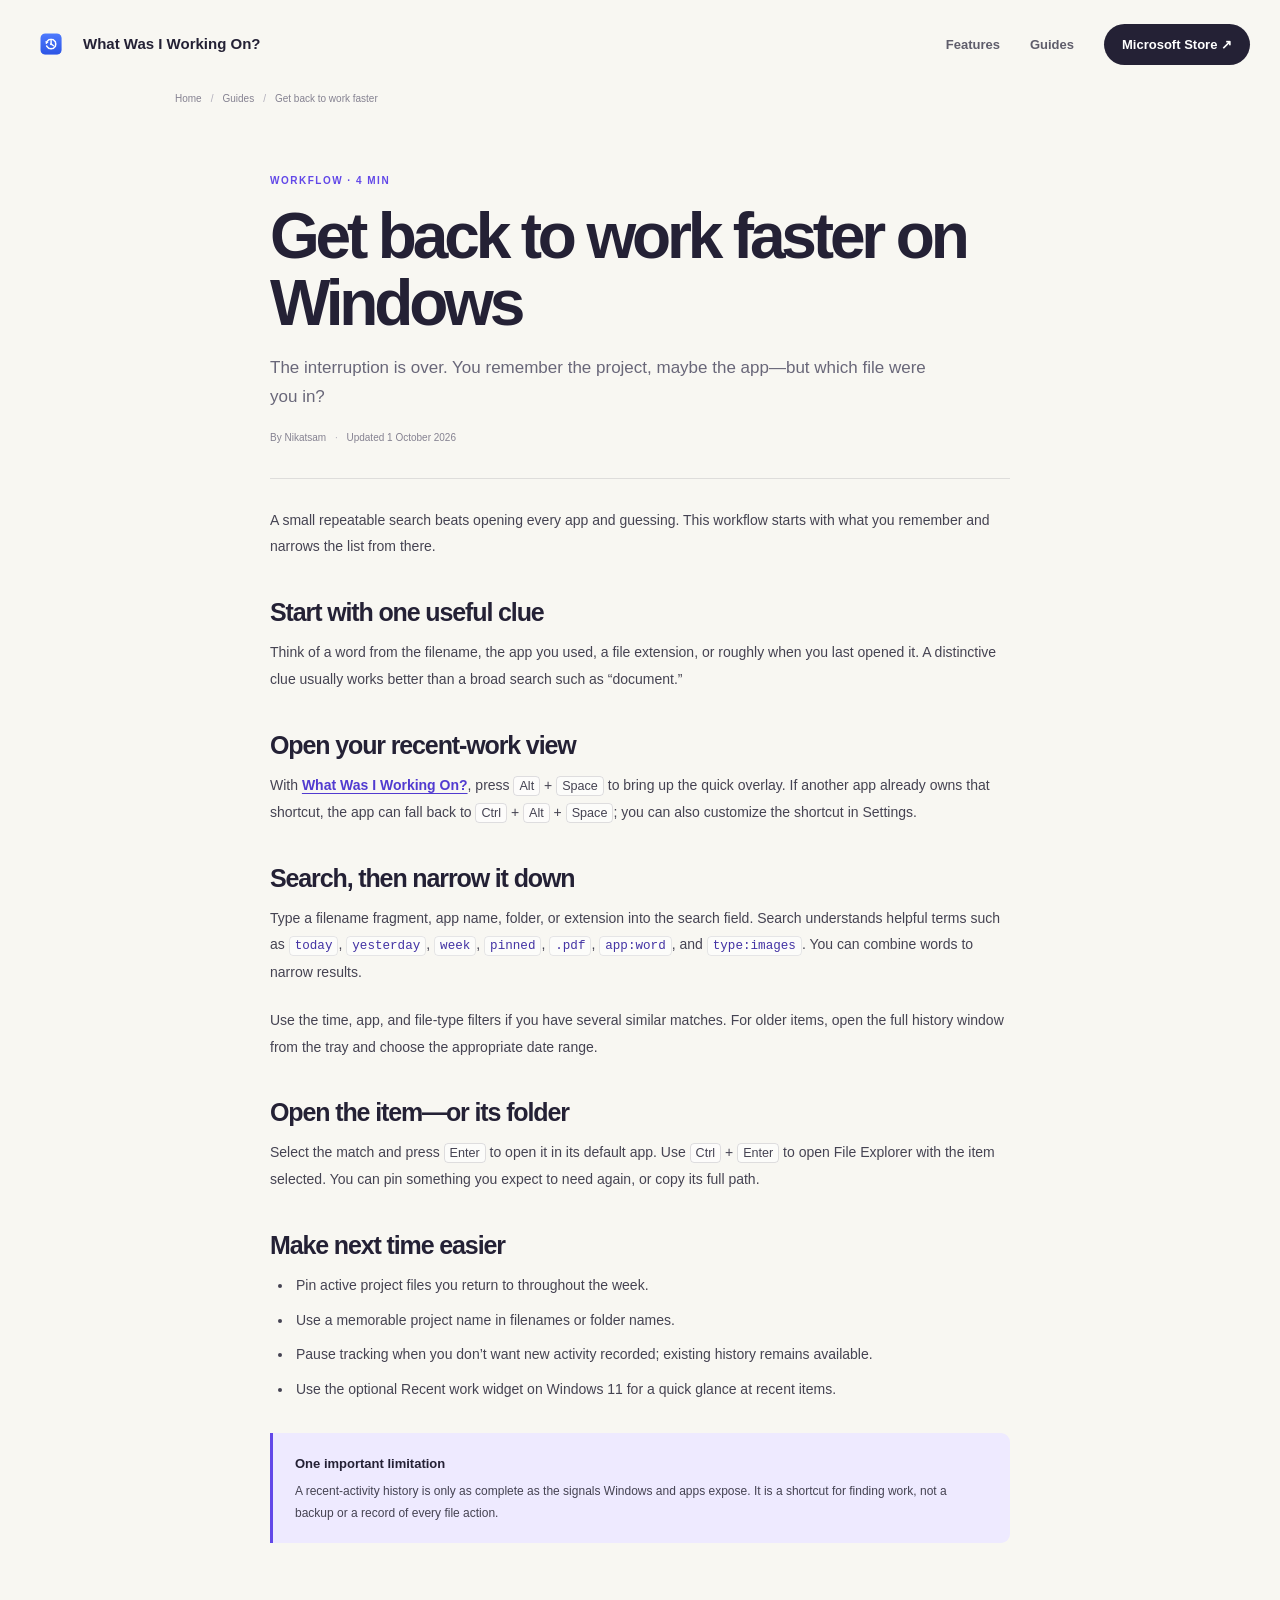
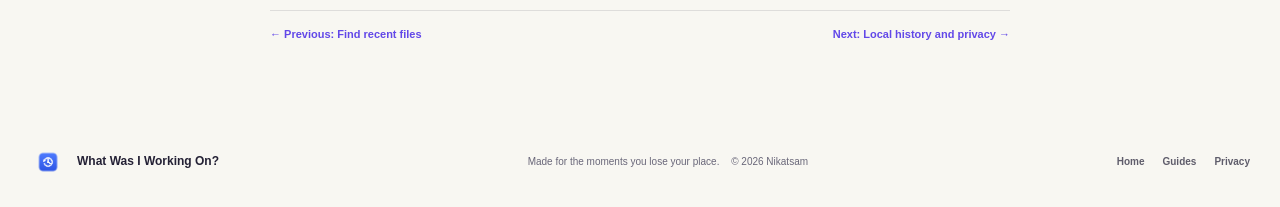
<file: guides/get-back-to-work-faster/index.html>
<!doctype html>
<html lang="en">
<head>
<!-- ga:start -->
<!-- Google tag (gtag.js) -->
<script async src="https://www.googletagmanager.com/gtag/js?id=G-S093L3PEBR"></script>
<script>
  window.dataLayer = window.dataLayer || [];
  function gtag(){dataLayer.push(arguments);}
  gtag('js', new Date());

  gtag('config', 'G-S093L3PEBR');
</script>
<!-- ga:end -->
  <meta charset="utf-8">
  <meta name="viewport" content="width=device-width, initial-scale=1">
  <meta name="theme-color" content="#f8f7f2">
  <meta name="description" content="A quick Windows workflow for finding the file, folder, or app you were using and getting back to work with a searchable local history.">
  <meta name="author" content="Nikatsam">
  <meta name="robots" content="index, follow, max-image-preview:large">
  <link rel="canonical" href="https://nikatsam.github.io/WhatWasIWorkingOn-Website/guides/get-back-to-work-faster/">
  <link rel="icon" type="image/png" href="../../assets/app-icon.png">
  <meta property="og:type" content="article">
  <meta property="og:site_name" content="What Was I Working On?">
  <meta property="og:locale" content="en_US">
  <meta property="og:title" content="Get back to work faster on Windows">
  <meta property="og:description" content="A practical routine for searching recent work and reopening the file or folder you need.">
  <meta property="og:url" content="https://nikatsam.github.io/WhatWasIWorkingOn-Website/guides/get-back-to-work-faster/">
  <meta property="og:image" content="https://nikatsam.github.io/WhatWasIWorkingOn-Website/assets/recent-work.png">
  <meta property="og:image:alt" content="What Was I Working On? recent-work search on Windows">
  <meta property="article:published_time" content="2026-10-01">
  <meta property="article:modified_time" content="2026-10-01">
  <meta name="twitter:card" content="summary">
  <meta name="twitter:title" content="Get back to work faster on Windows">
  <meta name="twitter:description" content="A practical routine for searching recent work and reopening the file or folder you need.">
  <meta name="twitter:image" content="https://nikatsam.github.io/WhatWasIWorkingOn-Website/assets/recent-work.png">
  <link rel="stylesheet" href="../../styles.css">
  <title>Get back to work faster on Windows | What Was I Working On?</title>
  <script type="application/ld+json">
  {
    "@context":"https://schema.org",
    "@graph":[
      {"@type":"Article","headline":"Get back to work faster on Windows","description":"A practical workflow for searching recent work by name, app, date, and file type, then reopening the right item.","image":"https://nikatsam.github.io/WhatWasIWorkingOn-Website/assets/recent-work.png","datePublished":"2026-10-01","dateModified":"2026-10-01","inLanguage":"en","articleSection":"Windows productivity","keywords":["find a file you were working on","Windows work history","search recent work"],"author":{"@type":"Organization","name":"Nikatsam","url":"https://github.com/nikatsam"},"publisher":{"@type":"Organization","name":"Nikatsam","url":"https://github.com/nikatsam"},"mainEntityOfPage":{"@type":"WebPage","@id":"https://nikatsam.github.io/WhatWasIWorkingOn-Website/guides/get-back-to-work-faster/"}},
      {"@type":"BreadcrumbList","itemListElement":[{"@type":"ListItem","position":1,"name":"Home","item":"https://nikatsam.github.io/WhatWasIWorkingOn-Website/"},{"@type":"ListItem","position":2,"name":"Guides","item":"https://nikatsam.github.io/WhatWasIWorkingOn-Website/guides/"},{"@type":"ListItem","position":3,"name":"Get back to work faster"}]}
    ]
  }
  </script>
</head>
<body>
  <a class="skip-link" href="#main">Skip to content</a>
  <header class="site-header"><a class="brand" href="../../" aria-label="What Was I Working On? home"><img src="../../assets/app-icon.png" alt="" width="42" height="42"><span>What Was I<br class="brand-break"> Working On?</span></a><nav aria-label="Main navigation"><a href="../../#features">Features</a><a href="../">Guides</a><a class="nav-cta" href="https://apps.microsoft.com/detail/9P963MWV3JR5" target="_blank" rel="noopener noreferrer">Microsoft Store <span aria-hidden="true">↗</span></a></nav></header>
  <main id="main" class="article-layout">
    <nav class="breadcrumbs" aria-label="Breadcrumb"><ol><li><a href="../../">Home</a></li><li><a href="../">Guides</a></li><li aria-current="page">Get back to work faster</li></ol></nav>
    <article class="guide-article">
      <header class="article-header"><p class="eyebrow">WORKFLOW · 4 MIN</p><h1>Get back to work faster on Windows</h1><p class="article-deck">The interruption is over. You remember the project, maybe the app—but which file were you in?</p><p class="article-byline">By Nikatsam <span>·</span> Updated 1 October 2026</p></header>
      <div class="article-body">
        <p>A small repeatable search beats opening every app and guessing. This workflow starts with what you remember and narrows the list from there.</p>
        <h2>Start with one useful clue</h2>
        <p>Think of a word from the filename, the app you used, a file extension, or roughly when you last opened it. A distinctive clue usually works better than a broad search such as “document.”</p>
        <h2>Open your recent-work view</h2>
        <p>With <a href="../../">What Was I Working On?</a>, press <kbd>Alt</kbd> + <kbd>Space</kbd> to bring up the quick overlay. If another app already owns that shortcut, the app can fall back to <kbd>Ctrl</kbd> + <kbd>Alt</kbd> + <kbd>Space</kbd>; you can also customize the shortcut in Settings.</p>
        <h2>Search, then narrow it down</h2>
        <p>Type a filename fragment, app name, folder, or extension into the search field. Search understands helpful terms such as <code>today</code>, <code>yesterday</code>, <code>week</code>, <code>pinned</code>, <code>.pdf</code>, <code>app:word</code>, and <code>type:images</code>. You can combine words to narrow results.</p>
        <p>Use the time, app, and file-type filters if you have several similar matches. For older items, open the full history window from the tray and choose the appropriate date range.</p>
        <h2>Open the item—or its folder</h2>
        <p>Select the match and press <kbd>Enter</kbd> to open it in its default app. Use <kbd>Ctrl</kbd> + <kbd>Enter</kbd> to open File Explorer with the item selected. You can pin something you expect to need again, or copy its full path.</p>
        <h2>Make next time easier</h2>
        <ul><li>Pin active project files you return to throughout the week.</li><li>Use a memorable project name in filenames or folder names.</li><li>Pause tracking when you don’t want new activity recorded; existing history remains available.</li><li>Use the optional Recent work widget on Windows 11 for a quick glance at recent items.</li></ul>
        <aside class="article-callout"><strong>One important limitation</strong><p>A recent-activity history is only as complete as the signals Windows and apps expose. It is a shortcut for finding work, not a backup or a record of every file action.</p></aside>
      </div>
    </article>
    <nav class="article-next" aria-label="More guides"><a href="../find-recent-files-windows/">← Previous: Find recent files</a><a href="../windows-file-history-privacy/">Next: Local history and privacy →</a></nav>
  </main>
  <footer class="site-footer"><a class="brand footer-brand" href="../../"><img src="../../assets/app-icon.png" alt="" width="36" height="36"><span>What Was I Working On?</span></a><p>Made for the moments you lose your place. <span>© 2026 Nikatsam</span></p><nav aria-label="Footer navigation"><a href="../../">Home</a><a href="../">Guides</a><a href="../../#privacy">Privacy</a></nav></footer>
</body>
</html>
</file>
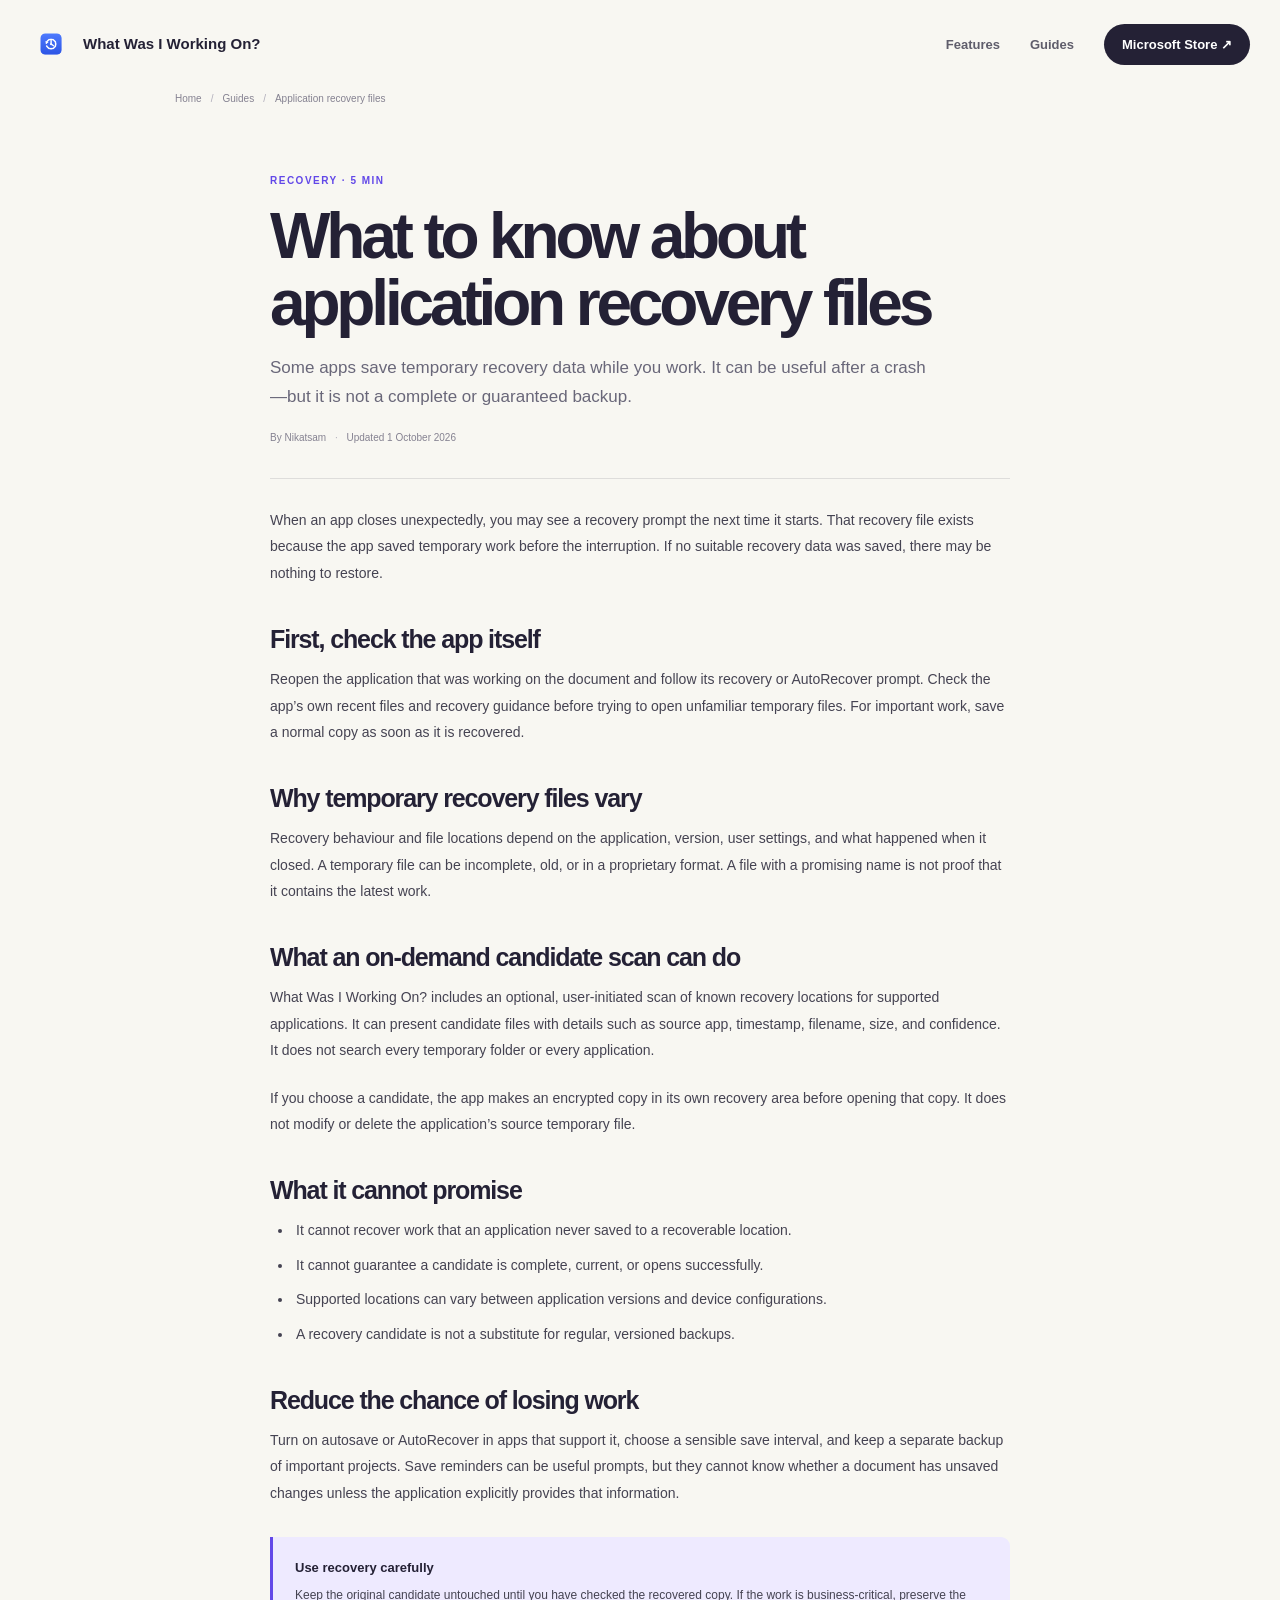
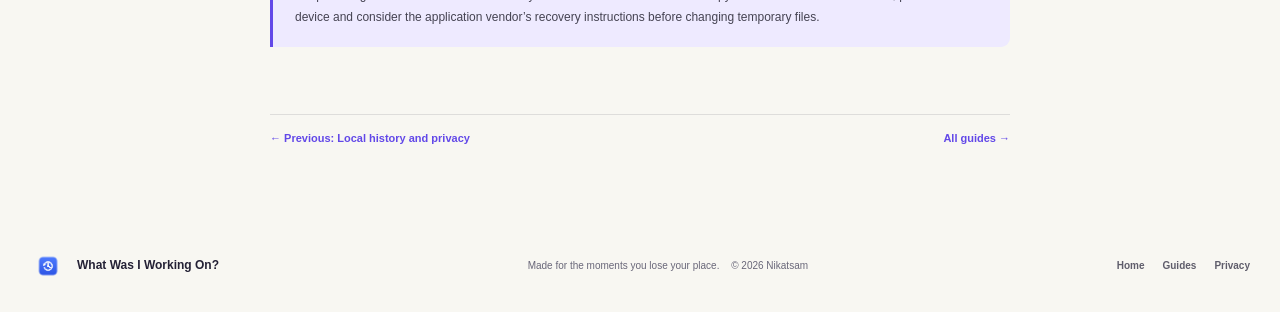
<file: guides/what-to-know-about-file-recovery/index.html>
<!doctype html>
<html lang="en">
<head>
<!-- ga:start -->
<!-- Google tag (gtag.js) -->
<script async src="https://www.googletagmanager.com/gtag/js?id=G-S093L3PEBR"></script>
<script>
  window.dataLayer = window.dataLayer || [];
  function gtag(){dataLayer.push(arguments);}
  gtag('js', new Date());

  gtag('config', 'G-S093L3PEBR');
</script>
<!-- ga:end -->
  <meta charset="utf-8">
  <meta name="viewport" content="width=device-width, initial-scale=1">
  <meta name="theme-color" content="#f8f7f2">
  <meta name="description" content="Understand application recovery and AutoRecover files on Windows: where candidates come from, what an on-demand scan does, and what it cannot guarantee.">
  <meta name="author" content="Nikatsam">
  <meta name="robots" content="index, follow, max-image-preview:large">
  <link rel="canonical" href="https://nikatsam.github.io/WhatWasIWorkingOn-Website/guides/what-to-know-about-file-recovery/">
  <link rel="icon" type="image/png" href="../../assets/app-icon.png">
  <meta property="og:type" content="article">
  <meta property="og:site_name" content="What Was I Working On?">
  <meta property="og:locale" content="en_US">
  <meta property="og:title" content="What to know about application recovery files">
  <meta property="og:description" content="Learn what recovery candidates are, how an on-demand scan works, and why unsaved-file recovery is never guaranteed.">
  <meta property="og:url" content="https://nikatsam.github.io/WhatWasIWorkingOn-Website/guides/what-to-know-about-file-recovery/">
  <meta property="og:image" content="https://nikatsam.github.io/WhatWasIWorkingOn-Website/assets/recent-work.png">
  <meta property="og:image:alt" content="What Was I Working On? recovery candidates feature for Windows">
  <meta property="article:published_time" content="2026-10-01">
  <meta property="article:modified_time" content="2026-10-01">
  <meta name="twitter:card" content="summary">
  <meta name="twitter:title" content="What to know about application recovery files">
  <meta name="twitter:description" content="Learn what recovery candidates are, how an on-demand scan works, and why unsaved-file recovery is never guaranteed.">
  <meta name="twitter:image" content="https://nikatsam.github.io/WhatWasIWorkingOn-Website/assets/recent-work.png">
  <link rel="stylesheet" href="../../styles.css">
  <title>App Recovery Files on Windows | What Was I Working On?</title>
  <script type="application/ld+json">
  {
    "@context":"https://schema.org",
    "@graph":[
      {"@type":"Article","headline":"What to know about application recovery files","description":"Learn what recovery candidates are, how an on-demand scan works, and why recovery of unsaved documents is not guaranteed.","image":"https://nikatsam.github.io/WhatWasIWorkingOn-Website/assets/recent-work.png","datePublished":"2026-10-01","dateModified":"2026-10-01","inLanguage":"en","articleSection":"File recovery","keywords":["application recovery files","Windows AutoRecover files","recover unsaved work Windows"],"author":{"@type":"Organization","name":"Nikatsam","url":"https://github.com/nikatsam"},"publisher":{"@type":"Organization","name":"Nikatsam","url":"https://github.com/nikatsam"},"mainEntityOfPage":{"@type":"WebPage","@id":"https://nikatsam.github.io/WhatWasIWorkingOn-Website/guides/what-to-know-about-file-recovery/"}},
      {"@type":"BreadcrumbList","itemListElement":[{"@type":"ListItem","position":1,"name":"Home","item":"https://nikatsam.github.io/WhatWasIWorkingOn-Website/"},{"@type":"ListItem","position":2,"name":"Guides","item":"https://nikatsam.github.io/WhatWasIWorkingOn-Website/guides/"},{"@type":"ListItem","position":3,"name":"Application recovery files"}]}
    ]
  }
  </script>
</head>
<body>
  <a class="skip-link" href="#main">Skip to content</a>
  <header class="site-header"><a class="brand" href="../../" aria-label="What Was I Working On? home"><img src="../../assets/app-icon.png" alt="" width="42" height="42"><span>What Was I<br class="brand-break"> Working On?</span></a><nav aria-label="Main navigation"><a href="../../#features">Features</a><a href="../">Guides</a><a class="nav-cta" href="https://apps.microsoft.com/detail/9P963MWV3JR5" target="_blank" rel="noopener noreferrer">Microsoft Store <span aria-hidden="true">↗</span></a></nav></header>
  <main id="main" class="article-layout">
    <nav class="breadcrumbs" aria-label="Breadcrumb"><ol><li><a href="../../">Home</a></li><li><a href="../">Guides</a></li><li aria-current="page">Application recovery files</li></ol></nav>
    <article class="guide-article">
      <header class="article-header"><p class="eyebrow">RECOVERY · 5 MIN</p><h1>What to know about application recovery files</h1><p class="article-deck">Some apps save temporary recovery data while you work. It can be useful after a crash—but it is not a complete or guaranteed backup.</p><p class="article-byline">By Nikatsam <span>·</span> Updated 1 October 2026</p></header>
      <div class="article-body">
        <p>When an app closes unexpectedly, you may see a recovery prompt the next time it starts. That recovery file exists because the app saved temporary work before the interruption. If no suitable recovery data was saved, there may be nothing to restore.</p>
        <h2>First, check the app itself</h2>
        <p>Reopen the application that was working on the document and follow its recovery or AutoRecover prompt. Check the app’s own recent files and recovery guidance before trying to open unfamiliar temporary files. For important work, save a normal copy as soon as it is recovered.</p>
        <h2>Why temporary recovery files vary</h2>
        <p>Recovery behaviour and file locations depend on the application, version, user settings, and what happened when it closed. A temporary file can be incomplete, old, or in a proprietary format. A file with a promising name is not proof that it contains the latest work.</p>
        <h2>What an on-demand candidate scan can do</h2>
        <p>What Was I Working On? includes an optional, user-initiated scan of known recovery locations for supported applications. It can present candidate files with details such as source app, timestamp, filename, size, and confidence. It does not search every temporary folder or every application.</p>
        <p>If you choose a candidate, the app makes an encrypted copy in its own recovery area before opening that copy. It does not modify or delete the application’s source temporary file.</p>
        <h2>What it cannot promise</h2>
        <ul><li>It cannot recover work that an application never saved to a recoverable location.</li><li>It cannot guarantee a candidate is complete, current, or opens successfully.</li><li>Supported locations can vary between application versions and device configurations.</li><li>A recovery candidate is not a substitute for regular, versioned backups.</li></ul>
        <h2>Reduce the chance of losing work</h2>
        <p>Turn on autosave or AutoRecover in apps that support it, choose a sensible save interval, and keep a separate backup of important projects. Save reminders can be useful prompts, but they cannot know whether a document has unsaved changes unless the application explicitly provides that information.</p>
        <aside class="article-callout"><strong>Use recovery carefully</strong><p>Keep the original candidate untouched until you have checked the recovered copy. If the work is business-critical, preserve the device and consider the application vendor’s recovery instructions before changing temporary files.</p></aside>
      </div>
    </article>
    <nav class="article-next" aria-label="More guides"><a href="../windows-file-history-privacy/">← Previous: Local history and privacy</a><a href="../">All guides →</a></nav>
  </main>
  <footer class="site-footer"><a class="brand footer-brand" href="../../"><img src="../../assets/app-icon.png" alt="" width="36" height="36"><span>What Was I Working On?</span></a><p>Made for the moments you lose your place. <span>© 2026 Nikatsam</span></p><nav aria-label="Footer navigation"><a href="../../">Home</a><a href="../">Guides</a><a href="../../#privacy">Privacy</a></nav></footer>
</body>
</html>
</file>
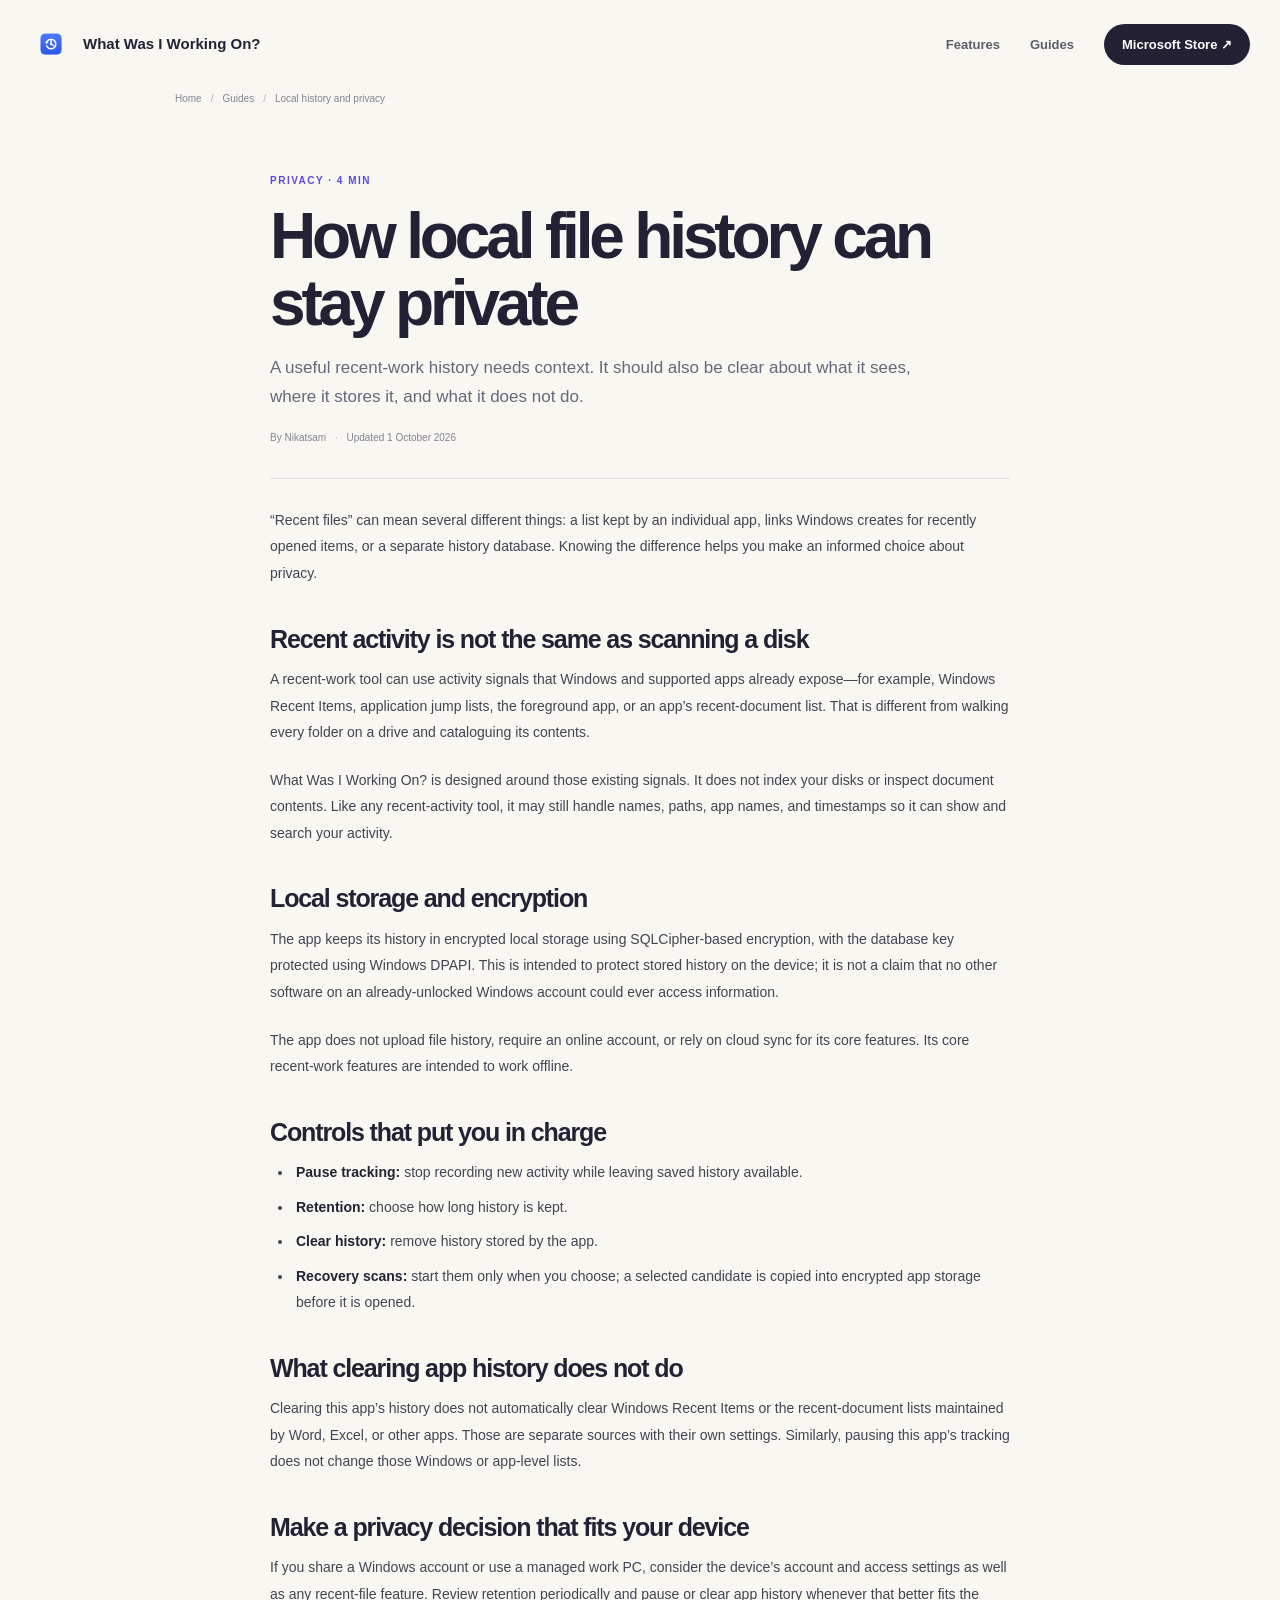
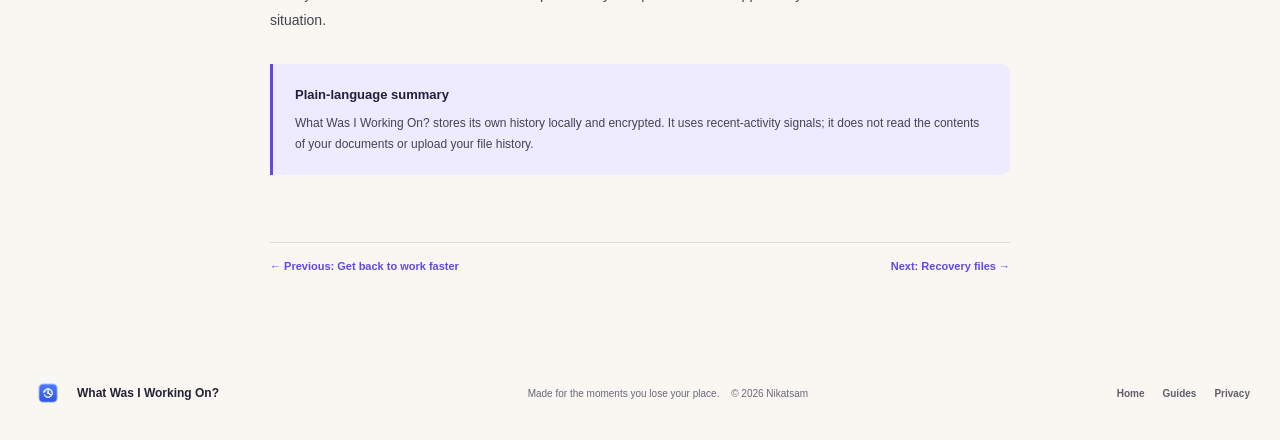
<file: guides/windows-file-history-privacy/index.html>
<!doctype html>
<html lang="en">
<head>
<!-- ga:start -->
<!-- Google tag (gtag.js) -->
<script async src="https://www.googletagmanager.com/gtag/js?id=G-S093L3PEBR"></script>
<script>
  window.dataLayer = window.dataLayer || [];
  function gtag(){dataLayer.push(arguments);}
  gtag('js', new Date());

  gtag('config', 'G-S093L3PEBR');
</script>
<!-- ga:end -->
  <meta charset="utf-8">
  <meta name="viewport" content="width=device-width, initial-scale=1">
  <meta name="theme-color" content="#f8f7f2">
  <meta name="description" content="Learn what a recent-file history app needs to record, how local encrypted storage works, and how to control recent activity on your Windows PC.">
  <meta name="author" content="Nikatsam">
  <meta name="robots" content="index, follow, max-image-preview:large">
  <link rel="canonical" href="https://nikatsam.github.io/WhatWasIWorkingOn-Website/guides/windows-file-history-privacy/">
  <link rel="icon" type="image/png" href="../../assets/app-icon.png">
  <meta property="og:type" content="article">
  <meta property="og:site_name" content="What Was I Working On?">
  <meta property="og:locale" content="en_US">
  <meta property="og:title" content="How local file history can stay private">
  <meta property="og:description" content="A plain-language look at recent activity, local storage, encryption, and privacy controls on Windows.">
  <meta property="og:url" content="https://nikatsam.github.io/WhatWasIWorkingOn-Website/guides/windows-file-history-privacy/">
  <meta property="og:image" content="https://nikatsam.github.io/WhatWasIWorkingOn-Website/assets/recent-work.png">
  <meta property="og:image:alt" content="What Was I Working On? settings for pausing and controlling local history">
  <meta property="article:published_time" content="2026-10-01">
  <meta property="article:modified_time" content="2026-10-01">
  <meta name="twitter:card" content="summary">
  <meta name="twitter:title" content="How local file history can stay private">
  <meta name="twitter:description" content="A plain-language look at recent activity, local storage, encryption, and privacy controls on Windows.">
  <meta name="twitter:image" content="https://nikatsam.github.io/WhatWasIWorkingOn-Website/assets/recent-work.png">
  <link rel="stylesheet" href="../../styles.css">
  <title>How local file history can stay private | What Was I Working On?</title>
  <script type="application/ld+json">
  {
    "@context":"https://schema.org",
    "@graph":[
      {"@type":"Article","headline":"How local file history can stay private","description":"A plain-language explanation of recent-activity signals, local encrypted storage, and privacy controls for a Windows file history app.","image":"https://nikatsam.github.io/WhatWasIWorkingOn-Website/assets/recent-work.png","datePublished":"2026-10-01","dateModified":"2026-10-01","inLanguage":"en","articleSection":"Privacy","keywords":["private file history","local file history Windows","Windows recent files privacy"],"author":{"@type":"Organization","name":"Nikatsam","url":"https://github.com/nikatsam"},"publisher":{"@type":"Organization","name":"Nikatsam","url":"https://github.com/nikatsam"},"mainEntityOfPage":{"@type":"WebPage","@id":"https://nikatsam.github.io/WhatWasIWorkingOn-Website/guides/windows-file-history-privacy/"}},
      {"@type":"BreadcrumbList","itemListElement":[{"@type":"ListItem","position":1,"name":"Home","item":"https://nikatsam.github.io/WhatWasIWorkingOn-Website/"},{"@type":"ListItem","position":2,"name":"Guides","item":"https://nikatsam.github.io/WhatWasIWorkingOn-Website/guides/"},{"@type":"ListItem","position":3,"name":"File history and privacy"}]}
    ]
  }
  </script>
</head>
<body>
  <a class="skip-link" href="#main">Skip to content</a>
  <header class="site-header"><a class="brand" href="../../" aria-label="What Was I Working On? home"><img src="../../assets/app-icon.png" alt="" width="42" height="42"><span>What Was I<br class="brand-break"> Working On?</span></a><nav aria-label="Main navigation"><a href="../../#features">Features</a><a href="../">Guides</a><a class="nav-cta" href="https://apps.microsoft.com/detail/9P963MWV3JR5" target="_blank" rel="noopener noreferrer">Microsoft Store <span aria-hidden="true">↗</span></a></nav></header>
  <main id="main" class="article-layout">
    <nav class="breadcrumbs" aria-label="Breadcrumb"><ol><li><a href="../../">Home</a></li><li><a href="../">Guides</a></li><li aria-current="page">Local history and privacy</li></ol></nav>
    <article class="guide-article">
      <header class="article-header"><p class="eyebrow">PRIVACY · 4 MIN</p><h1>How local file history can stay private</h1><p class="article-deck">A useful recent-work history needs context. It should also be clear about what it sees, where it stores it, and what it does not do.</p><p class="article-byline">By Nikatsam <span>·</span> Updated 1 October 2026</p></header>
      <div class="article-body">
        <p>“Recent files” can mean several different things: a list kept by an individual app, links Windows creates for recently opened items, or a separate history database. Knowing the difference helps you make an informed choice about privacy.</p>
        <h2>Recent activity is not the same as scanning a disk</h2>
        <p>A recent-work tool can use activity signals that Windows and supported apps already expose—for example, Windows Recent Items, application jump lists, the foreground app, or an app’s recent-document list. That is different from walking every folder on a drive and cataloguing its contents.</p>
        <p>What Was I Working On? is designed around those existing signals. It does not index your disks or inspect document contents. Like any recent-activity tool, it may still handle names, paths, app names, and timestamps so it can show and search your activity.</p>
        <h2>Local storage and encryption</h2>
        <p>The app keeps its history in encrypted local storage using SQLCipher-based encryption, with the database key protected using Windows DPAPI. This is intended to protect stored history on the device; it is not a claim that no other software on an already-unlocked Windows account could ever access information.</p>
        <p>The app does not upload file history, require an online account, or rely on cloud sync for its core features. Its core recent-work features are intended to work offline.</p>
        <h2>Controls that put you in charge</h2>
        <ul><li><strong>Pause tracking:</strong> stop recording new activity while leaving saved history available.</li><li><strong>Retention:</strong> choose how long history is kept.</li><li><strong>Clear history:</strong> remove history stored by the app.</li><li><strong>Recovery scans:</strong> start them only when you choose; a selected candidate is copied into encrypted app storage before it is opened.</li></ul>
        <h2>What clearing app history does not do</h2>
        <p>Clearing this app’s history does not automatically clear Windows Recent Items or the recent-document lists maintained by Word, Excel, or other apps. Those are separate sources with their own settings. Similarly, pausing this app’s tracking does not change those Windows or app-level lists.</p>
        <h2>Make a privacy decision that fits your device</h2>
        <p>If you share a Windows account or use a managed work PC, consider the device’s account and access settings as well as any recent-file feature. Review retention periodically and pause or clear app history whenever that better fits the situation.</p>
        <aside class="article-callout"><strong>Plain-language summary</strong><p>What Was I Working On? stores its own history locally and encrypted. It uses recent-activity signals; it does not read the contents of your documents or upload your file history.</p></aside>
      </div>
    </article>
    <nav class="article-next" aria-label="More guides"><a href="../get-back-to-work-faster/">← Previous: Get back to work faster</a><a href="../what-to-know-about-file-recovery/">Next: Recovery files →</a></nav>
  </main>
  <footer class="site-footer"><a class="brand footer-brand" href="../../"><img src="../../assets/app-icon.png" alt="" width="36" height="36"><span>What Was I Working On?</span></a><p>Made for the moments you lose your place. <span>© 2026 Nikatsam</span></p><nav aria-label="Footer navigation"><a href="../../">Home</a><a href="../">Guides</a><a href="../../#privacy">Privacy</a></nav></footer>
</body>
</html>
</file>
<file: styles.css>
:root {
  color-scheme: light;
  --ink: #242135;
  --muted: #696779;
  --paper: #f8f7f2;
  --purple: #6248e8;
  --orange: #ff744d;
  --line: rgba(36, 33, 53, .12);
  --display: "Segoe UI", "Trebuchet MS", sans-serif;
  --body: "Segoe UI", Arial, sans-serif;
}

* { box-sizing: border-box; }
html { scroll-behavior: smooth; scroll-padding-top: 90px; }
body { margin: 0; background: var(--paper); color: var(--ink); font-family: var(--body); -webkit-font-smoothing: antialiased; }
a { color: inherit; }
img { display: block; max-width: 100%; }

.skip-link { position: absolute; top: -60px; left: 16px; z-index: 10; padding: 12px 16px; border-radius: 8px; background: var(--ink); color: white; }
.skip-link:focus { top: 12px; }
.site-header { width: min(1220px, calc(100% - 56px)); height: 88px; margin: auto; display: flex; align-items: center; justify-content: space-between; }
.brand { display: flex; align-items: center; gap: 11px; text-decoration: none; font-family: var(--display); font-size: 15px; font-weight: 700; line-height: 1.12; }
.brand img { border-radius: 12px; }
.brand-break { display: none; }
.site-header nav, .site-footer nav { display: flex; align-items: center; gap: 30px; }
.site-header nav a, .site-footer nav a { color: #5f5d6b; text-decoration: none; font-size: 13px; font-weight: 600; }
.site-header nav a:hover, .site-footer nav a:hover { color: var(--purple); }
.site-header nav .nav-cta { padding: 13px 18px; border-radius: 999px; background: var(--ink); color: white; transition: transform .2s, background .2s; }
.nav-cta:hover { background: var(--purple) !important; color: white !important; transform: translateY(-2px); }
.breadcrumbs { width: min(1220px, calc(100% - 56px)); margin: 0 auto; }
.breadcrumbs ol { display: flex; gap: 9px; margin: 0; padding: 5px 0 0; color: #858291; font-size: 10px; list-style: none; }
.breadcrumbs li + li::before { margin-right: 9px; color: #b0aebb; content: "/"; }
.breadcrumbs a { text-decoration: none; }
.breadcrumbs a:hover { color: var(--purple); }

.hero { width: min(1220px, calc(100% - 56px)); min-height: 610px; margin: 0 auto; padding: 75px 0 68px; display: grid; grid-template-columns: .92fr 1.08fr; align-items: center; gap: 30px; }
.hero-copy { position: relative; z-index: 1; padding: 0 0 22px 5px; }
.eyebrow { margin: 0 0 20px; color: var(--purple); font-size: 10px; font-weight: 700; letter-spacing: .15em; }
.status-dot, .live-dot { display: inline-block; width: 8px; height: 8px; margin-right: 6px; border-radius: 50%; background: #51bb87; box-shadow: 0 0 0 4px rgba(81, 187, 135, .15); vertical-align: 1px; }
h1, h2, h3, p { margin-top: 0; }
h1, h2, h3 { font-family: var(--display); }
h1 { max-width: 590px; margin-bottom: 22px; font-size: clamp(52px, 6.3vw, 81px); font-weight: 600; letter-spacing: -.075em; line-height: .98; }
.highlight { position: relative; z-index: 0; white-space: nowrap; }
.highlight::after { position: absolute; right: -7px; bottom: 2px; left: -5px; z-index: -1; height: 24px; border-radius: 99px; background: #f9ad68; content: ""; transform: rotate(-1.8deg); }
.hero-lede { max-width: 430px; margin-bottom: 28px; color: var(--muted); font-size: 16px; line-height: 1.75; }
.hero-actions { display: flex; align-items: center; gap: 24px; }
.button { min-height: 50px; display: inline-flex; align-items: center; justify-content: center; gap: 16px; padding: 0 21px; border-radius: 999px; font-size: 13px; font-weight: 700; text-decoration: none; transition: transform .2s, box-shadow .2s; }
.button:hover { transform: translateY(-2px); box-shadow: 0 10px 24px rgba(36, 33, 53, .18); }
.button-primary { background: var(--purple); color: white; box-shadow: 0 8px 18px rgba(98, 72, 232, .2); }
.text-link { font-size: 13px; font-weight: 700; text-decoration: none; }
.text-link span { margin-left: 5px; color: var(--purple); }
.hero-facts { display: flex; flex-wrap: wrap; gap: 10px 20px; margin: 31px 0 0; padding: 0; list-style: none; color: var(--muted); font-size: 11px; }
.hero-facts span { margin-right: 5px; color: var(--purple); font-size: 14px; }
.hero-visual { position: relative; min-width: 0; padding: 40px 4px 36px 22px; }
.visual-orbit { position: absolute; border: 1px solid rgba(98, 72, 232, .12); border-radius: 50%; }
.orbit-one { top: 0; right: -30px; width: 470px; height: 470px; }
.orbit-two { top: 36px; right: 6px; width: 392px; height: 392px; }
.product-shot { position: relative; z-index: 1; margin: 0; padding: 9px; overflow: hidden; border: 1px solid rgba(255,255,255,.6); border-radius: 17px; background: white; box-shadow: 0 26px 75px rgba(45, 39, 83, .19); transform: rotate(1.2deg); }
.product-shot img { width: 100%; height: auto; border-radius: 9px; }
.product-shot figcaption { padding: 11px 8px 3px; color: var(--muted); font-size: 10px; font-weight: 600; }
.live-dot { width: 7px; height: 7px; }
.float-chip { position: absolute; right: -19px; bottom: 10px; z-index: 2; display: flex; align-items: center; gap: 11px; padding: 12px 17px 12px 12px; border: 1px solid rgba(36,33,53,.06); border-radius: 13px; background: white; box-shadow: 0 13px 32px rgba(45, 39, 83, .16); }
.chip-icon { width: 35px; height: 35px; display: grid; place-items: center; border-radius: 10px; background: #fff0e6; color: #e66542; font-size: 22px; }
.float-chip strong, .float-chip small { display: block; }
.float-chip strong { font-family: var(--display); font-size: 11px; }
.float-chip small { margin-top: 4px; color: var(--muted); font-size: 10px; }
.sparkle { position: absolute; z-index: 2; color: var(--orange); }
.sparkle-a { top: 1px; right: 34px; font-size: 25px; }
.sparkle-b { bottom: 39px; left: -2px; color: #ffbf52; font-size: 20px; }

.proof-strip { min-height: 92px; display: flex; align-items: center; justify-content: center; gap: clamp(30px, 8vw, 112px); padding: 20px 28px; border-top: 1px solid var(--line); border-bottom: 1px solid var(--line); background: rgba(255,255,255,.45); }
.proof-strip p { margin: 0; }
.proof-strip strong, .proof-strip span { display: block; }
.proof-strip strong { margin-bottom: 5px; font-family: var(--display); font-size: 13px; }
.proof-strip span { color: var(--muted); font-size: 11px; }
.section { width: min(1120px, calc(100% - 56px)); margin: auto; }
.features-section { padding-top: 112px; padding-bottom: 110px; }
.section-heading { max-width: 580px; margin: 0 auto 45px; text-align: center; }
.section-heading .eyebrow { margin-bottom: 15px; }
.section-heading h2, .showcase-copy h2, .privacy-section h2, .history-copy h2, .final-cta h2 { margin-bottom: 16px; font-size: clamp(36px, 4.5vw, 54px); font-weight: 600; letter-spacing: -.065em; line-height: 1.06; }
.section-heading > p:last-child { max-width: 430px; margin: 0 auto; color: var(--muted); font-size: 14px; line-height: 1.7; }
.feature-grid { display: grid; grid-template-columns: repeat(4, 1fr); gap: 14px; }
.feature-card { min-height: 260px; position: relative; padding: 26px 22px 22px; overflow: hidden; border-radius: 15px; }
.card-lilac { background: #eeeaff; }
.card-peach { background: #ffede2; }
.card-mint { background: #e3f2e9; }
.card-blue { background: #e5effc; }
.feature-icon { width: 42px; height: 42px; display: grid; place-items: center; margin-bottom: 31px; border-radius: 12px; font-size: 23px; }
.icon-purple { background: #ddd5ff; color: #6248e8; }
.icon-orange { background: #ffdac8; color: #db6848; }
.icon-green { background: #cee8d7; color: #368459; }
.icon-blue { background: #d3e4fa; color: #3a71c5; }
.feature-card h3 { margin-bottom: 9px; font-size: 16px; letter-spacing: -.035em; }
.feature-card p { margin-bottom: 27px; color: #626071; font-size: 11px; line-height: 1.7; }
.card-index { position: absolute; bottom: 19px; color: #797689; font-size: 8px; font-weight: 700; letter-spacing: .11em; }
kbd { padding: 2px 5px; border: 1px solid rgba(36,33,53,.14); border-radius: 4px; background: rgba(255,255,255,.65); font-family: var(--body); font-size: .9em; }

.showcase-section { padding: 100px max(28px, calc((100vw - 1120px) / 2)); display: grid; grid-template-columns: .78fr 1.22fr; align-items: center; gap: 75px; background: #eeecf9; }
.showcase-copy { max-width: 390px; }
.showcase-copy h2, .history-copy h2 { font-size: clamp(34px, 4vw, 48px); }
.showcase-copy h2 span, .history-copy h2 span { color: var(--purple); }
.showcase-copy > p:not(.eyebrow), .history-copy > p:not(.eyebrow) { margin-bottom: 21px; color: var(--muted); font-size: 13px; line-height: 1.8; }
.check-list { display: grid; gap: 12px; margin: 0 0 25px; padding: 0; list-style: none; color: #4b4959; font-size: 11px; }
.check-list li::before { margin-right: 10px; color: #47a475; content: "✓"; font-weight: 700; }
.dark-link { display: inline-block; }
.showcase-shot { min-width: 0; margin: 0; padding: 10px; border-radius: 13px; background: white; box-shadow: 0 22px 55px rgba(45,39,83,.14); transform: rotate(-1deg); }
.showcase-shot img { width: 100%; border-radius: 7px; }
.showcase-shot figcaption { padding: 11px 5px 2px; color: var(--muted); font-size: 10px; }

.privacy-section { width: min(1120px, calc(100% - 56px)); margin: 0 auto; padding: 112px 0; display: grid; grid-template-columns: 90px 1fr 250px; align-items: center; gap: 34px; }
.privacy-mark { width: 72px; height: 72px; display: grid; place-items: center; border: 1px solid rgba(98,72,232,.2); border-radius: 23px; background: #eeeaff; color: var(--purple); font-size: 42px; transform: rotate(-8deg); }
.privacy-section h2 { font-size: clamp(33px, 3.8vw, 45px); }
.privacy-section h2 span { color: var(--purple); }
.privacy-section > div:nth-child(2) > p:last-child { max-width: 580px; margin-bottom: 0; color: var(--muted); font-size: 13px; line-height: 1.8; }
.privacy-points { display: grid; gap: 15px; margin: 0; padding: 0; list-style: none; color: #4b4959; font-size: 11px; }
.privacy-points span { margin-right: 8px; color: #47a475; font-weight: 700; }

.history-section { padding: 95px max(28px, calc((100vw - 1120px) / 2)); display: grid; grid-template-columns: 1.13fr .87fr; align-items: center; gap: 76px; background: #25233a; color: white; }
.history-shot { margin: 0; padding: 9px; border-radius: 13px; background: #3a384c; box-shadow: 0 22px 55px rgba(0,0,0,.23); transform: rotate(1deg); }
.history-shot img { width: 100%; border-radius: 7px; }
.history-copy .eyebrow { color: #b5aaff; }
.history-copy h2 span { color: #b5aaff; }
.history-copy > p:not(.eyebrow) { color: #c6c4d1; }
.button-dark { margin-top: 6px; background: white; color: var(--ink); }

.faq-section { width: min(850px, calc(100% - 56px)); margin: auto; padding: 110px 0; }
.faq-section .section-heading { margin-bottom: 31px; }
.faq-section .section-heading h2 { font-size: 44px; }
.faq-list { border-top: 1px solid var(--line); }
.faq-list details { padding: 19px 4px; border-bottom: 1px solid var(--line); }
.faq-list summary { position: relative; padding-right: 35px; cursor: pointer; font-family: var(--display); font-size: 14px; font-weight: 600; list-style: none; }
.faq-list summary::-webkit-details-marker { display: none; }
.faq-list summary::after { position: absolute; top: -3px; right: 3px; color: var(--purple); content: "+"; font-size: 23px; font-weight: 400; }
.faq-list details[open] summary::after { content: "−"; }
.faq-list details p { max-width: 710px; margin: 13px 40px 2px 0; color: var(--muted); font-size: 12px; line-height: 1.8; }

.guides-section { padding: 0 max(28px, calc((100vw - 1120px) / 2)) 105px; }
.guides-heading { display: flex; align-items: end; justify-content: space-between; gap: 25px; margin-bottom: 27px; }
.guides-heading .eyebrow { margin-bottom: 11px; }
.guides-heading h2 { margin-bottom: 8px; font-size: 36px; letter-spacing: -.06em; }
.guides-heading p:not(.eyebrow) { margin: 0; color: var(--muted); font-size: 12px; line-height: 1.7; }
.guides-heading > .text-link { flex: none; padding-bottom: 4px; }
.guide-cards { display: grid; grid-template-columns: repeat(2, 1fr); gap: 12px; }
.guide-card { min-height: 135px; display: flex; flex-direction: column; align-items: flex-start; padding: 19px 21px; border: 1px solid var(--line); border-radius: 12px; background: rgba(255,255,255,.6); text-decoration: none; transition: transform .2s, border-color .2s, box-shadow .2s; }
.guide-card:hover { transform: translateY(-3px); border-color: rgba(98,72,232,.35); box-shadow: 0 12px 28px rgba(45,39,83,.08); }
.guide-card-label { margin-bottom: 12px; color: var(--purple); font-size: 8px; font-weight: 700; letter-spacing: .13em; }
.guide-card strong { margin-bottom: 9px; font-family: var(--display); font-size: 15px; letter-spacing: -.025em; }
.guide-card-meta { color: var(--muted); font-size: 10px; }
.guide-card-meta span { margin-left: 4px; color: var(--purple); }

.final-cta { position: relative; padding: 83px 20px 78px; overflow: hidden; background: linear-gradient(120deg, #5c43e0 0%, #7350e8 53%, #8c58df 100%); color: white; text-align: center; }
.final-cta::before, .final-cta::after { position: absolute; width: 260px; height: 260px; border: 1px solid rgba(255,255,255,.13); border-radius: 50%; content: ""; }
.final-cta::before { top: -120px; left: calc(50% - 500px); }
.final-cta::after { right: calc(50% - 500px); bottom: -160px; width: 360px; height: 360px; }
.final-cta .eyebrow { color: #d9d1ff; }
.final-cta h2 { margin-bottom: 12px; font-size: clamp(48px, 6vw, 67px); }
.final-cta h2 span { color: #ffd078; }
.final-cta > p:not(.eyebrow) { margin-bottom: 22px; color: #e2def8; font-size: 13px; }
.button-light { background: white; color: #4333a4; }
.final-cta small { display: block; margin-top: 17px; color: #d9d1ff; font-size: 10px; }
.cta-sparkle { position: absolute; top: 36px; right: 18%; color: #ffd078; font-size: 29px; }

.site-footer { width: min(1220px, calc(100% - 56px)); min-height: 93px; margin: auto; display: flex; align-items: center; justify-content: space-between; gap: 20px; }
.footer-brand { font-size: 12px; }
.footer-brand img { border-radius: 10px; }
.site-footer > p { margin: 0; color: var(--muted); font-size: 10px; }
.site-footer > p span { margin-left: 9px; }
.site-footer nav { gap: 18px; }
.site-footer nav a { font-size: 10px; }

@media (min-width: 1500px) {
  .hero { min-height: 680px; }
}

@media (max-width: 900px) {
  .hero { min-height: 0; padding-top: 55px; grid-template-columns: 1fr; gap: 20px; }
  .hero-copy { padding-bottom: 0; }
  .hero-visual { width: min(690px, 100%); margin: 0 auto; padding: 22px 20px 40px; }
  .orbit-one { right: -5px; }
  .orbit-two { right: 28px; }
  .feature-grid { grid-template-columns: repeat(2, 1fr); }
  .feature-card { min-height: 235px; }
  .showcase-section { grid-template-columns: 1fr; gap: 38px; padding-top: 75px; padding-bottom: 75px; }
  .showcase-copy { max-width: 580px; }
  .privacy-section { grid-template-columns: 70px 1fr; gap: 26px; }
  .privacy-mark { width: 62px; height: 62px; }
  .privacy-points { grid-column: 2; grid-template-columns: 1fr 1fr; }
  .history-section { grid-template-columns: 1fr; gap: 39px; padding-top: 75px; padding-bottom: 75px; }
  .history-copy { max-width: 580px; }
  .guide-cards { grid-template-columns: 1fr 1fr; }
}

@media (max-width: 600px) {
  html { scroll-padding-top: 70px; }
  .site-header { width: calc(100% - 36px); height: 72px; }
  .breadcrumbs { width: calc(100% - 36px); }
  .brand { gap: 8px; font-size: 12px; }
  .brand img { width: 35px; height: 35px; }
  .brand-break { display: initial; }
  .site-header nav { gap: 14px; }
  .site-header nav > a:not(.nav-cta) { display: none; }
  .site-header nav .nav-cta { padding: 11px 13px; font-size: 10px; }
  .hero { width: calc(100% - 36px); padding: 50px 0 38px; }
  h1 { font-size: clamp(48px, 13vw, 67px); }
  .hero-lede { font-size: 14px; }
  .hero-actions { gap: 15px; }
  .button { min-height: 46px; padding: 0 16px; font-size: 11px; }
  .hero-facts { gap: 9px 13px; font-size: 9px; }
  .hero-visual { padding: 14px 7px 37px; }
  .orbit-one { top: 2px; right: -15px; width: 85vw; height: 85vw; max-width: 390px; max-height: 390px; }
  .orbit-two { top: 28px; right: 8px; width: 71vw; height: 71vw; max-width: 325px; max-height: 325px; }
  .product-shot { padding: 5px; border-radius: 11px; }
  .product-shot img { border-radius: 7px; }
  .product-shot figcaption { padding: 8px 5px 2px; font-size: 8px; }
  .float-chip { right: -5px; bottom: 3px; gap: 8px; padding: 8px 12px 8px 8px; }
  .chip-icon { width: 29px; height: 29px; font-size: 18px; }
  .float-chip strong { font-size: 9px; }
  .float-chip small { font-size: 8px; }
  .sparkle-a { right: 9px; }
  .proof-strip { min-height: 0; display: grid; grid-template-columns: 1fr; gap: 15px; padding: 22px 28px; }
  .proof-strip p { display: flex; align-items: baseline; justify-content: space-between; gap: 15px; }
  .proof-strip strong { margin: 0; font-size: 11px; }
  .proof-strip span { font-size: 10px; text-align: right; }
  .section, .privacy-section, .faq-section { width: calc(100% - 36px); }
  .features-section { padding-top: 78px; padding-bottom: 72px; }
  .section-heading { margin-bottom: 30px; }
  .section-heading h2, .showcase-copy h2, .privacy-section h2, .history-copy h2 { font-size: 37px; }
  .section-heading > p:last-child { font-size: 12px; }
  .feature-grid { gap: 9px; }
  .feature-card { min-height: 243px; padding: 18px 15px 18px; border-radius: 12px; }
  .feature-icon { width: 36px; height: 36px; margin-bottom: 25px; font-size: 20px; }
  .feature-card h3 { font-size: 14px; }
  .feature-card p { font-size: 10px; }
  .card-index { bottom: 14px; font-size: 7px; }
  .showcase-section, .history-section { padding: 62px 18px; }
  .showcase-shot { padding: 6px; }
  .showcase-shot figcaption { font-size: 8px; }
  .privacy-section { padding: 72px 0; grid-template-columns: 1fr; gap: 20px; }
  .privacy-mark { width: 56px; height: 56px; border-radius: 17px; font-size: 33px; }
  .privacy-points { grid-column: auto; gap: 12px; font-size: 10px; }
  .history-shot { padding: 5px; }
  .faq-section { padding: 74px 0; }
  .faq-section .section-heading h2 { font-size: 38px; }
  .faq-list summary { font-size: 12px; }
  .faq-list details p { font-size: 11px; }
  .guides-section { padding: 0 18px 72px; }
  .guides-heading { align-items: flex-start; flex-direction: column; gap: 15px; }
  .guides-heading h2 { font-size: 31px; }
  .guide-cards { grid-template-columns: 1fr; gap: 8px; }
  .guide-card { min-height: 120px; }
  .final-cta { padding: 69px 18px 63px; }
  .final-cta h2 { font-size: 54px; }
  .cta-sparkle { right: 9%; font-size: 22px; }
  .site-footer { width: calc(100% - 36px); min-height: 0; padding: 24px 0; flex-wrap: wrap; }
  .site-footer > p { order: 3; width: 100%; font-size: 9px; }
  .site-footer nav { gap: 12px; }
}

@media (prefers-reduced-motion: reduce) {
  *, *::before, *::after { scroll-behavior: auto !important; animation-duration: .01ms !important; animation-iteration-count: 1 !important; transition-duration: .01ms !important; }
}

.guide-index { width: min(1020px, calc(100% - 56px)); margin: 0 auto; padding-bottom: 80px; }
.guide-index-heading { max-width: 760px; margin: 78px auto 50px; text-align: center; }
.guide-index-heading .eyebrow { margin-bottom: 17px; }
.guide-index-heading h1 { max-width: none; margin: 0 auto 17px; font-size: clamp(46px, 6vw, 70px); }
.guide-index-heading h1 span { color: var(--purple); }
.guide-index-heading > p:last-child { max-width: 620px; margin: auto; color: var(--muted); font-size: 14px; line-height: 1.8; }
.guide-index-grid { display: grid; grid-template-columns: repeat(2, minmax(0, 1fr)); gap: 15px; }
.guide-index-card { min-height: 220px; display: flex; flex-direction: column; align-items: flex-start; padding: 25px 26px; border: 1px solid var(--line); border-radius: 15px; background: rgba(255,255,255,.62); }
.guide-index-card:nth-child(4n+1) { background: #eeeaff; border-color: transparent; }
.guide-index-card:nth-child(4n+2) { background: #ffede2; border-color: transparent; }
.guide-index-card:nth-child(4n+3) { background: #e3f2e9; border-color: transparent; }
.guide-index-card:nth-child(4n) { background: #e5effc; border-color: transparent; }
.guide-index-card h2 { margin: 0 0 9px; font-size: 21px; letter-spacing: -.045em; line-height: 1.2; }
.guide-index-card h2 a { text-decoration: none; }
.guide-index-card h2 a:hover { color: var(--purple); }
.guide-index-card > p { margin-bottom: 20px; color: #626071; font-size: 12px; line-height: 1.75; }
.guide-read-link { margin-top: auto; color: var(--purple); font-size: 11px; font-weight: 700; text-decoration: none; }
.guide-read-link:hover { text-decoration: underline; }
.guide-index-cta { margin-top: 34px; padding: 27px 31px; display: flex; align-items: center; justify-content: space-between; gap: 25px; border-radius: 15px; background: #25233a; color: white; }
.guide-index-cta .eyebrow { margin-bottom: 9px; color: #b5aaff; }
.guide-index-cta h2 { margin-bottom: 7px; font-size: 22px; letter-spacing: -.04em; }
.guide-index-cta p:not(.eyebrow) { margin: 0; color: #c6c4d1; font-size: 11px; line-height: 1.7; }
.guide-index-cta .button { flex: none; }

.article-layout { width: min(930px, calc(100% - 56px)); margin: 0 auto; padding-bottom: 75px; }
.article-layout .breadcrumbs { width: 100%; }
.guide-article { max-width: 740px; margin: 0 auto; }
.article-header { padding: 71px 0 35px; border-bottom: 1px solid var(--line); }
.article-header .eyebrow { margin-bottom: 17px; }
.article-header h1 { max-width: 740px; margin-bottom: 18px; font-size: clamp(43px, 6vw, 64px); letter-spacing: -.065em; line-height: 1.04; }
.article-deck { max-width: 660px; margin-bottom: 20px; color: var(--muted); font-size: 17px; line-height: 1.7; }
.article-byline { margin: 0; color: #858291; font-size: 10px; }
.article-byline span { padding: 0 6px; color: #b2afba; }
.article-body { padding: 28px 0 20px; color: #454352; font-size: 14px; line-height: 1.9; }
.article-body > p { margin-bottom: 21px; }
.article-body h2 { margin: 37px 0 11px; color: var(--ink); font-size: 25px; letter-spacing: -.045em; line-height: 1.25; }
.article-body a { color: #513bd0; font-weight: 600; text-decoration-thickness: 1px; text-underline-offset: 3px; }
.article-body a:hover { color: #33219c; }
.article-body strong { color: var(--ink); }
.article-body ul, .article-body ol { display: grid; gap: 8px; margin: 0 0 24px; padding-left: 23px; }
.article-body li { padding-left: 3px; }
.article-body code { padding: 2px 5px; border: 1px solid rgba(36,33,53,.1); border-radius: 4px; background: rgba(255,255,255,.65); color: #4333a4; font-size: .9em; }
.article-callout { margin: 30px 0; padding: 19px 22px; border-left: 3px solid var(--purple); border-radius: 0 9px 9px 0; background: #eeeaff; }
.article-callout strong { display: block; margin-bottom: 5px; font-family: var(--display); font-size: 13px; }
.article-callout p { margin: 0; font-size: 12px; line-height: 1.8; }
.article-next { max-width: 740px; margin: 17px auto 0; padding-top: 17px; display: flex; justify-content: space-between; gap: 15px; border-top: 1px solid var(--line); }
.article-next a { color: var(--purple); font-size: 11px; font-weight: 700; text-decoration: none; }
.article-next a:hover { text-decoration: underline; }

@media (max-width: 600px) {
  .guide-index { width: calc(100% - 36px); padding-bottom: 58px; }
  .guide-index-heading { margin: 52px auto 31px; }
  .guide-index-heading h1 { font-size: 45px; }
  .guide-index-heading > p:last-child { font-size: 12px; }
  .guide-index-grid { grid-template-columns: 1fr; gap: 9px; }
  .guide-index-card { min-height: 0; padding: 20px; }
  .guide-index-card h2 { font-size: 19px; }
  .guide-index-card > p { margin-bottom: 14px; }
  .guide-index-cta { align-items: flex-start; flex-direction: column; padding: 22px; }
  .article-layout { width: calc(100% - 36px); padding-bottom: 55px; }
  .article-header { padding: 51px 0 26px; }
  .article-header h1 { font-size: 43px; }
  .article-deck { font-size: 14px; }
  .article-body { padding-top: 22px; font-size: 13px; line-height: 1.85; }
  .article-body h2 { margin-top: 30px; font-size: 22px; }
  .article-next { flex-direction: column; }
}
</file>
